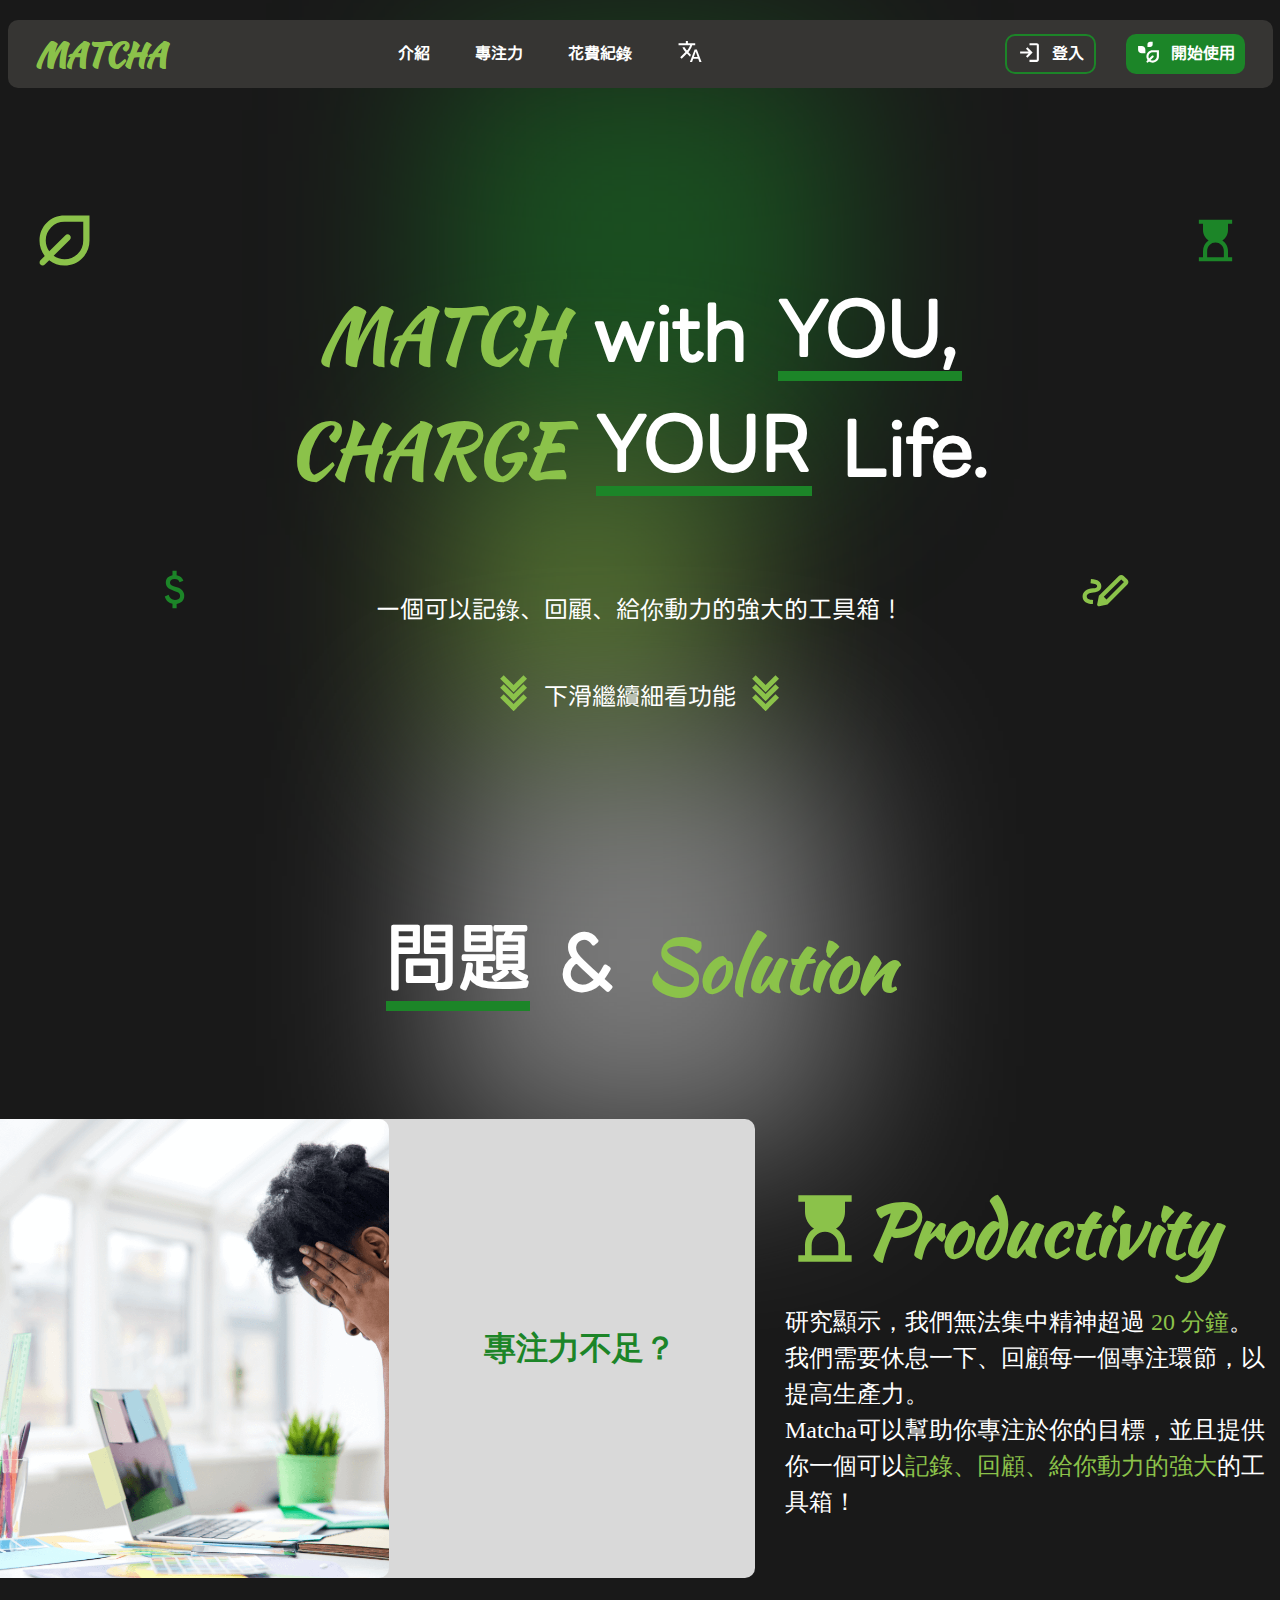
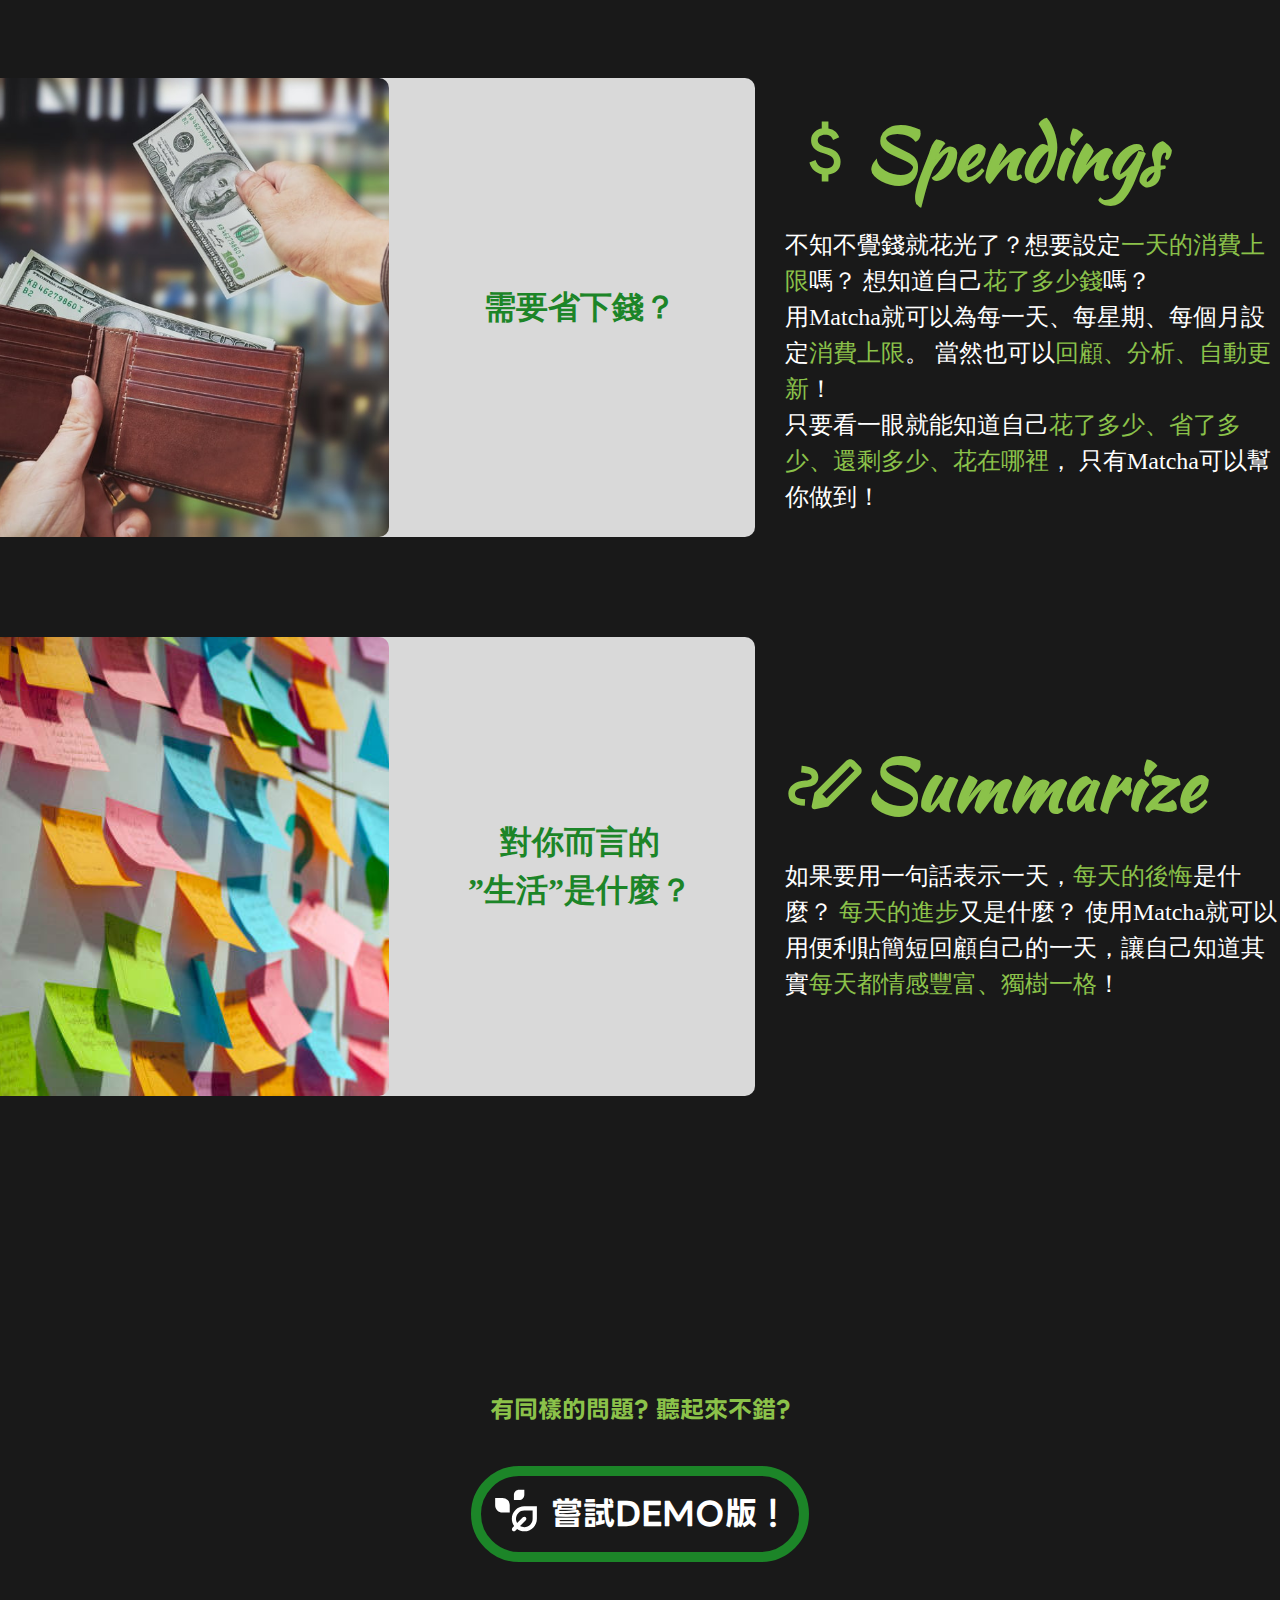
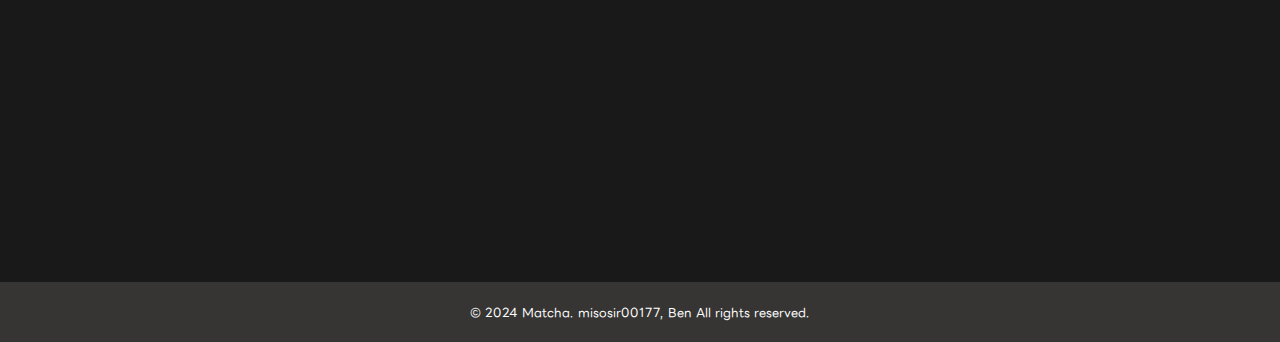
<file: index.html>
<!DOCTYPE html>
<html lang="en">

<head>
    <meta charset="utf-8">
    <meta name="viewport" content="width=device-width, initial-scale=1.0">

    <link rel="preconnect" href="https://fonts.googleapis.com">
    <link rel="preconnect" href="https://fonts.gstatic.com" crossorigin>
    <link
        href="https://fonts.googleapis.com/css2?family=Katibeh&family=Kaushan+Script&family=Noto+Sans:ital,wght@0,100..900;1,100..900&display=swap"
        rel="stylesheet">

    <link rel="stylesheet" href="./css/normalize.css">
    <link rel="stylesheet" href="./css/indexStyle.css">



    <title>Matcha - A powerful tool sets</title>
    <link rel="icon" type="image/x-icon" href="./icon/favicon.ico">
</head>

<body>
    <div class="container">
        <div class="introduction">
            <header class="header">
                <div class="logo-text">
                    <h2>MATCHA</h2>
                </div>
                <div class="header-nav-links">
                    <nav class="nav-links">
                        <a href="#">
                            <h3>介紹</h3>
                        </a>
                        <a href="./html/productivity.html" target="_blank">
                            <h3>專注力</h3>
                        </a>
                        <a href="./html/spendings.html" target="_blank">
                            <h3>花費紀錄</h3>
                        </a>
                        <a href="#" class="translate">
                            <svg xmlns="http://www.w3.org/2000/svg" width="26" height="25" viewBox="0 0 26 25"
                                fill="none">
                                <mask id="mask0_44_1031" style="mask-type:alpha" maskUnits="userSpaceOnUse" x="0" y="0"
                                    width="26" height="25">
                                    <rect x="0.5" width="25" height="25" fill="#D9D9D9" />
                                </mask>
                                <g mask="url(#mask0_44_1031)">
                                    <path
                                        d="M12.8957 22.9168L17.6353 10.4168H19.8228L24.5623 22.9168H22.3748L21.255 19.7397H16.203L15.0832 22.9168H12.8957ZM4.6665 19.7918L3.20817 18.3335L8.46859 13.0731C7.86095 12.4654 7.30973 11.771 6.81494 10.9897C6.32015 10.2085 5.86442 9.32308 5.44775 8.3335H7.63525C7.98248 9.01058 8.3297 9.60086 8.67692 10.1043C9.02414 10.6078 9.44081 11.1113 9.92692 11.6147C10.4998 11.0418 11.0945 10.2389 11.7108 9.20589C12.3271 8.17291 12.7915 7.18766 13.104 6.25016H1.5415V4.16683H8.83317V2.0835H10.9165V4.16683H18.2082V6.25016H15.1873C14.8228 7.50016 14.2759 8.78489 13.5467 10.1043C12.8175 11.4238 12.0971 12.4307 11.3853 13.1252L13.8853 15.6772L13.104 17.8127L9.92692 14.5575L4.6665 19.7918ZM16.854 17.9168H20.604L18.729 12.6043L16.854 17.9168Z"
                                        fill="white" />
                                </g>
                            </svg>
                        </a>
                    </nav>
                </div>
                <div class="login-signup">
                    <a href="#">
                        <div class="btn-login" id="btn">
                            <div class="btn-login-icon">
                                <svg xmlns="http://www.w3.org/2000/svg" width="25" height="25" viewBox="0 0 25 25"
                                    fill="none">
                                    <mask id="mask0_44_1042" style="mask-type:alpha" maskUnits="userSpaceOnUse" x="0"
                                        y="0" width="25" height="25">
                                        <rect width="25" height="25" fill="#D9D9D9" />
                                    </mask>
                                    <g mask="url(#mask0_44_1042)">
                                        <path
                                            d="M12.5 21.875V19.7917H19.7917V5.20833H12.5V3.125H19.7917C20.3646 3.125 20.855 3.32899 21.263 3.73698C21.671 4.14497 21.875 4.63542 21.875 5.20833V19.7917C21.875 20.3646 21.671 20.855 21.263 21.263C20.855 21.671 20.3646 21.875 19.7917 21.875H12.5ZM10.4167 17.7083L8.98438 16.1979L11.6406 13.5417H3.125V11.4583H11.6406L8.98438 8.80208L10.4167 7.29167L15.625 12.5L10.4167 17.7083Z"
                                            fill="white" />
                                    </g>
                                </svg>
                            </div>
                            <h3>登入</h3>
                        </div>
                    </a>
                    <a href="./html/spendings.html" target="_blank">
                        <div class="btn-start" id="btn">
                            <div class="btn-start-icon">
                                <svg xmlns="http://www.w3.org/2000/svg" width="25" height="25" viewBox="0 0 25 25"
                                    fill="none">
                                    <mask id="mask0_44_1047" style="mask-type:alpha" maskUnits="userSpaceOnUse" x="0"
                                        y="0" width="25" height="25">
                                        <rect width="25" height="25" fill="#D9D9D9" />
                                    </mask>
                                    <g mask="url(#mask0_44_1047)">
                                        <path
                                            d="M11.4585 7.03109V4.42692C11.4585 3.69775 11.7102 3.08143 12.2137 2.57796C12.7172 2.07449 13.3335 1.82275 14.0627 1.82275H16.6668V4.42692C16.6668 5.15609 16.4151 5.77241 15.9116 6.27588C15.4081 6.77935 14.7918 7.03109 14.0627 7.03109H11.4585ZM5.72933 13.2811C4.72238 13.2811 3.86301 12.9252 3.1512 12.2134C2.4394 11.5016 2.0835 10.6422 2.0835 9.63525V5.98942H5.72933C6.73627 5.98942 7.59565 6.34532 8.30745 7.05713C9.01926 7.76893 9.37516 8.62831 9.37516 9.63525V13.2811H5.72933ZM16.6668 22.6561C15.9897 22.6561 15.343 22.5519 14.7267 22.3436C14.1104 22.1353 13.5505 21.8488 13.047 21.4842L12.1877 22.3436C11.9967 22.5346 11.7536 22.63 11.4585 22.63C11.1634 22.63 10.9203 22.5346 10.7293 22.3436C10.5384 22.1526 10.4429 21.9096 10.4429 21.6144C10.4429 21.3193 10.5384 21.0762 10.7293 20.8853L11.5887 20.0259C11.2241 19.5224 10.9377 18.9625 10.7293 18.3462C10.521 17.7299 10.4168 17.0832 10.4168 16.4061C10.4168 14.67 11.0245 13.1899 12.2397 11.966C13.455 10.742 14.9307 10.13 16.6668 10.13H22.9429V16.4061C22.9429 18.1422 22.3309 19.6179 21.1069 20.8332C19.883 22.0484 18.4029 22.6561 16.6668 22.6561ZM16.6668 20.5728C17.83 20.5728 18.8109 20.1648 19.6095 19.3488C20.4081 18.5328 20.8075 17.5519 20.8075 16.4061V12.2394H16.6668C15.521 12.2394 14.5401 12.6431 13.7241 13.4504C12.9081 14.2576 12.5002 15.2429 12.5002 16.4061C12.5002 16.8054 12.5479 17.183 12.6434 17.5389C12.7389 17.8948 12.8821 18.229 13.0731 18.5415L15.9377 15.6769C16.1286 15.4859 16.3717 15.3905 16.6668 15.3905C16.962 15.3905 17.205 15.4859 17.396 15.6769C17.587 15.8679 17.6825 16.1109 17.6825 16.4061C17.6825 16.7012 17.587 16.9443 17.396 17.1353L14.5314 19.9998C14.8439 20.1908 15.1781 20.334 15.534 20.4295C15.8899 20.525 16.2675 20.5728 16.6668 20.5728Z"
                                            fill="white" />
                                    </g>
                                </svg>
                            </div>
                            <h3>開始使用</h3>
                        </div>
                    </a>
                </div>
            </header>
            <div class="spread-icons">
                <div class="spread-icons-row1">
                    <svg xmlns="http://www.w3.org/2000/svg" width="51" height="51" viewBox="0 0 51 51" fill="none">
                        <path
                            d="M25.5 50.5C22.5833 50.5 19.8365 50.0438 17.2594 49.1313C14.6802 48.2208 12.3229 46.9323 10.1875 45.2656L5.8125 49.5625C5.23958 50.1354 4.51042 50.4219 3.625 50.4219C2.73958 50.4219 2.01042 50.1354 1.4375 49.5625C0.864584 48.9896 0.578125 48.2604 0.578125 47.375C0.578125 46.4896 0.864584 45.7604 1.4375 45.1875L5.73438 40.8906C4.06771 38.7552 2.77917 36.3854 1.86875 33.7812C0.956251 31.1771 0.5 28.4167 0.5 25.5C0.5 18.5208 2.92187 12.6094 7.76562 7.76562C12.6094 2.92187 18.5208 0.5 25.5 0.5H50.5V25.5C50.5 32.4792 48.0781 38.3906 43.2344 43.2344C38.3906 48.0781 32.4792 50.5 25.5 50.5ZM25.5 44.25C30.7083 44.25 35.1354 42.4271 38.7812 38.7812C42.4271 35.1354 44.25 30.7083 44.25 25.5V6.75H25.5C20.2917 6.75 15.8646 8.57292 12.2188 12.2188C8.57292 15.8646 6.75 20.2917 6.75 25.5C6.75 27.5312 7.0625 29.4708 7.6875 31.3187C8.3125 33.1687 9.17188 34.849 10.2656 36.3594L26.4375 20.1875C27.0104 19.6146 27.7396 19.3281 28.625 19.3281C29.5104 19.3281 30.2396 19.6146 30.8125 20.1875C31.4375 20.8125 31.75 21.5542 31.75 22.4125C31.75 23.2729 31.4375 24.0156 30.8125 24.6406L14.6406 40.8125C16.151 41.9062 17.8302 42.7521 19.6781 43.35C21.5281 43.95 23.4688 44.25 25.5 44.25Z"
                            fill="#8BC24A" />
                    </svg>
                    <svg xmlns="http://www.w3.org/2000/svg" width="51" height="51" viewBox="0 0 51 51" fill="none">
                        <mask id="mask0_44_1008" style="mask-type:alpha" maskUnits="userSpaceOnUse" x="0" y="0"
                            width="51" height="51">
                            <rect x="0.5" y="0.5" width="50" height="50" fill="#D9D9D9" />
                        </mask>
                        <g mask="url(#mask0_44_1008)">
                            <path
                                d="M17.1668 42.1665H33.8335V35.9165C33.8335 33.6248 33.0175 31.663 31.3856 30.0311C29.7536 28.3991 27.7918 27.5832 25.5002 27.5832C23.2085 27.5832 21.2467 28.3991 19.6147 30.0311C17.9828 31.663 17.1668 33.6248 17.1668 35.9165V42.1665ZM8.8335 46.3332V42.1665H13.0002V35.9165C13.0002 33.7985 13.495 31.8106 14.4845 29.953C15.4741 28.0953 16.8543 26.611 18.6252 25.4998C16.8543 24.3887 15.4741 22.9044 14.4845 21.0467C13.495 19.1891 13.0002 17.2012 13.0002 15.0832V8.83317H8.8335V4.6665H42.1668V8.83317H38.0002V15.0832C38.0002 17.2012 37.5054 19.1891 36.5158 21.0467C35.5262 22.9044 34.146 24.3887 32.3752 25.4998C34.146 26.611 35.5262 28.0953 36.5158 29.953C37.5054 31.8106 38.0002 33.7985 38.0002 35.9165V42.1665H42.1668V46.3332H8.8335Z"
                                fill="#1C8528" />
                        </g>
                    </svg>
                </div>
                <div class="spread-icons-row2">
                    <svg xmlns="http://www.w3.org/2000/svg" width="51" height="51" viewBox="0 0 51 51" fill="none">
                        <mask id="mask0_44_1005" style="mask-type:alpha" maskUnits="userSpaceOnUse" x="0" y="0"
                            width="51" height="51">
                            <rect x="0.5" y="0.5" width="50" height="50" fill="#D9D9D9" />
                        </mask>
                        <g mask="url(#mask0_44_1005)">
                            <path
                                d="M23.4686 44.25V39.7708C21.6283 39.3542 20.0398 38.5556 18.703 37.375C17.3662 36.1944 16.3853 34.5278 15.7603 32.375L19.6144 30.8125C20.1353 32.4792 20.9078 33.7465 21.9321 34.6146C22.9564 35.4826 24.3019 35.9167 25.9686 35.9167C27.3922 35.9167 28.5988 35.5955 29.5884 34.9531C30.578 34.3108 31.0728 33.3125 31.0728 31.9583C31.0728 30.7431 30.6908 29.7795 29.9269 29.0677C29.163 28.3559 27.3922 27.5486 24.6144 26.6458C21.6283 25.7083 19.5797 24.5885 18.4686 23.2865C17.3575 21.9844 16.8019 20.3958 16.8019 18.5208C16.8019 16.2639 17.5311 14.5104 18.9894 13.2604C20.4478 12.0104 21.9408 11.2986 23.4686 11.125V6.75H27.6353V11.125C29.3714 11.4028 30.8037 12.0365 31.9321 13.026C33.0606 14.0156 33.8853 15.2222 34.4061 16.6458L30.5519 18.3125C30.1353 17.2014 29.545 16.3681 28.7811 15.8125C28.0172 15.2569 26.9755 14.9792 25.6561 14.9792C24.1283 14.9792 22.9651 15.3177 22.1665 15.9948C21.3679 16.6719 20.9686 17.5139 20.9686 18.5208C20.9686 19.6667 21.4894 20.5694 22.5311 21.2292C23.5728 21.8889 25.3783 22.5833 27.9478 23.3125C30.3436 24.0069 32.1578 25.1094 33.3905 26.6198C34.6231 28.1302 35.2394 29.875 35.2394 31.8542C35.2394 34.3194 34.5103 36.1944 33.0519 37.4792C31.5936 38.7639 29.788 39.5625 27.6353 39.875V44.25H23.4686Z"
                                fill="#1C8528" />
                        </g>
                    </svg>
                    <svg xmlns="http://www.w3.org/2000/svg" width="51" height="51" viewBox="0 0 51 51" fill="none">
                        <mask id="mask0_44_1002" style="mask-type:alpha" maskUnits="userSpaceOnUse" x="0" y="0"
                            width="51" height="51">
                            <rect x="0.5" y="0.5" width="50" height="50" fill="#D9D9D9" />
                        </mask>
                        <g mask="url(#mask0_44_1002)">
                            <path
                                d="M26.4897 35.5522L43.9377 18.1042L41.2293 15.3959L23.7814 32.8438L26.4897 35.5522ZM12.896 40.0834C9.42377 39.9098 6.83697 39.1806 5.13558 37.8959C3.43419 36.6112 2.5835 34.7536 2.5835 32.323C2.5835 30.0661 3.51232 28.2345 5.36995 26.8282C7.22759 25.422 9.80572 24.5799 13.1043 24.3022C14.4585 24.198 15.4741 23.981 16.1512 23.6511C16.8283 23.3213 17.1668 22.8612 17.1668 22.2709C17.1668 21.3681 16.6547 20.6911 15.6304 20.2397C14.6061 19.7883 12.9134 19.4584 10.5522 19.2501L10.9168 15.0834C14.4932 15.3612 17.1234 16.0817 18.8075 17.2449C20.4915 18.4081 21.3335 20.0834 21.3335 22.2709C21.3335 24.1112 20.6651 25.5522 19.3283 26.5938C17.9915 27.6355 16.021 28.2605 13.4168 28.4688C11.1946 28.6424 9.52794 29.0504 8.41683 29.6928C7.30572 30.3351 6.75016 31.2119 6.75016 32.323C6.75016 33.5383 7.23627 34.415 8.2085 34.9532C9.18072 35.4914 10.8127 35.8126 13.1043 35.9167L12.896 40.0834ZM27.4793 40.448L18.8856 31.8542L38.7814 11.9584C39.4759 11.264 40.3005 10.9167 41.2554 10.9167C42.2102 10.9167 43.0349 11.264 43.7293 11.9584L47.3752 15.6042C48.0696 16.2987 48.4168 17.1233 48.4168 18.0782C48.4168 19.0331 48.0696 19.8577 47.3752 20.5522L27.4793 40.448ZM19.1981 42.1667C18.6078 42.3056 18.087 42.1494 17.6356 41.698C17.1842 41.2466 17.0279 40.7258 17.1668 40.1355L18.8856 31.8542L27.4793 40.448L19.1981 42.1667Z"
                                fill="#8BC24A" />
                        </g>
                    </svg>
                </div>
            </div>

            <div class="intro">
                <div class="slogan">
                    <div class="slogan">
                        <div class="slogan-1">
                            <h1 class="matcha-h1-grad">MATCH</h1>
                            <h1>with</h1>
                            <h1 class="underlined-h1">YOU,</h1>
                        </div>
                        <div class="slogan-2">
                            <h1 class="matcha-h1-grad">CHARGE</h1>
                            <h1 class="underlined-h1">YOUR</h1>
                            <h1>Life.</h1>
                        </div>
                    </div>
                </div>
                <div class="intro-description">
                    <p>一個可以記錄、回顧、給你動力的強大的工具箱！</p>
                </div>
                <div class="scroll-down-sign">
                    <div class="arrow">
                        <span></span>
                        <span></span>
                        <span></span>
                    </div>
                    <div class="scroll-down-text">
                        <p>下滑繼續細看功能</p>
                    </div>
                    <div class="arrow">
                        <span></span>
                        <span></span>
                        <span></span>
                    </div>
                </div>
            </div>
            <div class="gradient">
                <div class="absolute inset-0 justtify-center">
                    <div class="bg-shape1 bg-teal opacity-50 bg-blur"></div>
                    <div class="bg-shape2 bg-primary opacity-50 bg-blur"></div>
                    <div class="bg-shape1 bg-grey opacity-50 bg-blur"></div>
                </div>
            </div>
        </div>
        <div class="main-content-container">
            <div class="problem-sol-header">
                <h1 class="underlined-h1">問題</h1>
                <h1>&</h1>
                <h1 class="matcha-h1">Solution</h1>
            </div>
            <div class="problem-sol-container">
                <div class="problem-sol">
                    <div class="problem-card">
                        <div class="card-img">
                            <img src="./img/productivity.png" alt="productivity">
                        </div>
                        <div class="card-text">
                            <h2>專注力不足？</h2>
                        </div>
                    </div>
                    <div class="sol-description">
                        <div class="sol-header">
                            <div class="sol-header-icon">
                                <svg xmlns="http://www.w3.org/2000/svg" width="80" height="81" viewBox="0 0 80 81"
                                    fill="none">
                                    <mask id="mask0_44_948" style="mask-type:alpha" maskUnits="userSpaceOnUse" x="0"
                                        y="0" width="80" height="81">
                                        <rect y="0.5" width="80" height="80" fill="#D9D9D9" />
                                    </mask>
                                    <g mask="url(#mask0_44_948)">
                                        <path
                                            d="M26.6668 67.1667H53.3335V57.1667C53.3335 53.5001 52.0279 50.3612 49.4168 47.7501C46.8057 45.139 43.6668 43.8334 40.0002 43.8334C36.3335 43.8334 33.1946 45.139 30.5835 47.7501C27.9724 50.3612 26.6668 53.5001 26.6668 57.1667V67.1667ZM13.3335 73.8334V67.1667H20.0002V57.1667C20.0002 53.7779 20.7918 50.5973 22.3752 47.6251C23.9585 44.6529 26.1668 42.2779 29.0002 40.5001C26.1668 38.7223 23.9585 36.3473 22.3752 33.3751C20.7918 30.4029 20.0002 27.2223 20.0002 23.8334V13.8334H13.3335V7.16675H66.6668V13.8334H60.0002V23.8334C60.0002 27.2223 59.2085 30.4029 57.6252 33.3751C56.0418 36.3473 53.8335 38.7223 51.0002 40.5001C53.8335 42.2779 56.0418 44.6529 57.6252 47.6251C59.2085 50.5973 60.0002 53.7779 60.0002 57.1667V67.1667H66.6668V73.8334H13.3335Z"
                                            fill="#8BC24A" />
                                    </g>
                                </svg>
                            </div>
                            <h2>Productivity</h2>
                        </div>
                        <p>研究顯示，我們無法集中精神超過 <span>20
                                分鐘</span>。<br>
                            我們需要休息一下、回顧每一個專注環節，以提高生產力。<br>
                            Matcha可以幫助你專注於你的目標，並且提供你一個可以<span>記錄、回顧、給你動力的強大</span>的工具箱！
                        </p>
                    </div>
                </div>
                <div class="problem-sol">
                    <div class="problem-card">
                        <div class="card-img">
                            <img src="./img/Spendings.png" alt="productivity">

                        </div>
                        <div class="card-text">
                            <h2>需要省下錢？</h2>
                        </div>
                    </div>
                    <div class="sol-description">
                        <div class="sol-header">
                            <div class="sol-header-icon">
                                <svg xmlns="http://www.w3.org/2000/svg" width="80" height="81" viewBox="0 0 80 81"
                                    fill="none">
                                    <mask id="mask0_44_962" style="mask-type:alpha" maskUnits="userSpaceOnUse" x="0"
                                        y="0" width="80" height="81">
                                        <rect y="0.5" width="80" height="80" fill="#D9D9D9" />
                                    </mask>
                                    <g mask="url(#mask0_44_962)">
                                        <path
                                            d="M36.7498 70.5V63.3333C33.8054 62.6667 31.2637 61.3889 29.1248 59.5C26.9859 57.6111 25.4165 54.9444 24.4165 51.5L30.5832 49C31.4165 51.6667 32.6526 53.6944 34.2915 55.0833C35.9304 56.4722 38.0832 57.1667 40.7498 57.1667C43.0276 57.1667 44.9582 56.6528 46.5415 55.625C48.1248 54.5972 48.9165 53 48.9165 50.8333C48.9165 48.8889 48.3054 47.3472 47.0832 46.2083C45.8609 45.0694 43.0276 43.7778 38.5832 42.3333C33.8054 40.8333 30.5276 39.0417 28.7498 36.9583C26.9721 34.875 26.0832 32.3333 26.0832 29.3333C26.0832 25.7222 27.2498 22.9167 29.5832 20.9167C31.9165 18.9167 34.3054 17.7778 36.7498 17.5V10.5H43.4165V17.5C46.1943 17.9444 48.4859 18.9583 50.2915 20.5417C52.0971 22.125 53.4165 24.0556 54.2498 26.3333L48.0832 29C47.4165 27.2222 46.4721 25.8889 45.2498 25C44.0276 24.1111 42.3609 23.6667 40.2498 23.6667C37.8054 23.6667 35.9443 24.2083 34.6665 25.2917C33.3887 26.375 32.7498 27.7222 32.7498 29.3333C32.7498 31.1667 33.5832 32.6111 35.2498 33.6667C36.9165 34.7222 39.8054 35.8333 43.9165 37C47.7498 38.1111 50.6526 39.875 52.6248 42.2917C54.5971 44.7083 55.5832 47.5 55.5832 50.6667C55.5832 54.6111 54.4165 57.6111 52.0832 59.6667C49.7498 61.7222 46.8609 63 43.4165 63.5V70.5H36.7498Z"
                                            fill="#8BC24A" />
                                    </g>
                                </svg>
                            </div>
                            <h2>Spendings</h2>
                        </div>
                        <p>不知不覺錢就花光了？想要設定<span>一天的消費上限</span>嗎？
                            想知道自己<span>花了多少錢</span>嗎？<br>
                            用Matcha就可以為每一天、每星期、每個月設定<span>消費上限</span>。
                            當然也可以<span>回顧、分析、自動更新</span>！<br>
                            只要看一眼就能知道自己<span>花了多少、省了多少、還剩多少、花在哪裡</span>，
                            只有Matcha可以幫你做到！
                        </p>
                    </div>
                </div>
                <div class="problem-sol">
                    <div class="problem-card">
                        <div class="card-img">
                            <img src="./img/Summarize.png" alt="productivity">
                        </div>
                        <div class="card-text">
                            <h2>對你而言的<br>”生活”是什麼？</h2>
                        </div>
                    </div>
                    <div class="sol-description">
                        <div class="sol-header">
                            <div class="sol-header-icon">
                                <svg xmlns="http://www.w3.org/2000/svg" width="80" height="81" viewBox="0 0 80 81"
                                    fill="none">
                                    <mask id="mask0_44_976" style="mask-type:alpha" maskUnits="userSpaceOnUse" x="0"
                                        y="0" width="80" height="81">
                                        <rect y="0.5" width="80" height="80" fill="#D9D9D9" />
                                    </mask>
                                    <g mask="url(#mask0_44_976)">
                                        <path
                                            d="M41.5835 56.5834L69.5002 28.6667L65.1668 24.3334L37.2502 52.2501L41.5835 56.5834ZM19.8335 63.8334C14.2779 63.5556 10.1391 62.389 7.41683 60.3334C4.69461 58.2779 3.3335 55.3056 3.3335 51.4168C3.3335 47.8056 4.81961 44.8751 7.79183 42.6251C10.7641 40.3751 14.8891 39.0279 20.1668 38.5834C22.3335 38.4167 23.9585 38.0695 25.0418 37.5417C26.1252 37.014 26.6668 36.2779 26.6668 35.3334C26.6668 33.889 25.8474 32.8056 24.2085 32.0834C22.5696 31.3612 19.8613 30.8334 16.0835 30.5001L16.6668 23.8334C22.3891 24.2779 26.5974 25.4306 29.2918 27.2917C31.9863 29.1529 33.3335 31.8334 33.3335 35.3334C33.3335 38.2779 32.2641 40.5834 30.1252 42.2501C27.9863 43.9167 24.8335 44.9167 20.6668 45.2501C17.1113 45.5279 14.4446 46.1806 12.6668 47.2084C10.8891 48.2362 10.0002 49.639 10.0002 51.4168C10.0002 53.3612 10.7779 54.764 12.3335 55.6251C13.8891 56.4862 16.5002 57.0001 20.1668 57.1667L19.8335 63.8334ZM43.1668 64.4168L29.4168 50.6668L61.2502 18.8334C62.3613 17.7223 63.6807 17.1667 65.2085 17.1667C66.7363 17.1667 68.0557 17.7223 69.1668 18.8334L75.0002 24.6667C76.1113 25.7779 76.6668 27.0973 76.6668 28.6251C76.6668 30.1529 76.1113 31.4723 75.0002 32.5834L43.1668 64.4168ZM29.9168 67.1668C28.9724 67.389 28.1391 67.139 27.4168 66.4168C26.6946 65.6945 26.4446 64.8612 26.6668 63.9168L29.4168 50.6668L43.1668 64.4168L29.9168 67.1668Z"
                                            fill="#8BC24A" />
                                    </g>
                                </svg>
                            </div>
                            <h2>Summarize</h2>
                        </div>
                        <p>如果要用一句話表示一天，<span>每天的後悔</span>是什麼？
                            <span>每天的進步</span>又是什麼？
                            使用Matcha就可以用便利貼簡短回顧自己的一天，讓自己知道其實<span>每天都情感豐富、獨樹一格</span>！
                        </p>
                    </div>
                </div>
            </div>
            <div class="demo-matcha">
                <h2 class="sounds-great">有同樣的問題? 聽起來不錯?</h2>
                <a href="./html/spendings.html" target="_blank">
                    <div class="btn-tryDemo" id="big-btn">
                        <div class="btn-tryDemo-icon">
                            <svg xmlns="http://www.w3.org/2000/svg" width="50" height="50" viewBox="0 0 50 50"
                                fill="none">
                                <mask id="mask0_44_935" style="mask-type:alpha" maskUnits="userSpaceOnUse" x="0" y="0"
                                    width="50" height="50">
                                    <rect width="50" height="50" fill="#D9D9D9" />
                                </mask>
                                <g mask="url(#mask0_44_935)">
                                    <path
                                        d="M22.9165 14.0627V8.85433C22.9165 7.396 23.42 6.16336 24.4269 5.15641C25.4339 4.14947 26.6665 3.646 28.1248 3.646H33.3332V8.85433C33.3332 10.3127 32.8297 11.5453 31.8228 12.5522C30.8158 13.5592 29.5832 14.0627 28.1248 14.0627H22.9165ZM11.4582 26.5627C9.44428 26.5627 7.72553 25.8509 6.30192 24.4272C4.87831 23.0036 4.1665 21.2849 4.1665 19.271V11.9793H11.4582C13.4721 11.9793 15.1908 12.6911 16.6144 14.1147C18.038 15.5384 18.7498 17.2571 18.7498 19.271V26.5627H11.4582ZM33.3332 45.3127C31.979 45.3127 30.6856 45.1043 29.453 44.6877C28.2203 44.271 27.1005 43.6981 26.0936 42.9689L24.3748 44.6877C23.9929 45.0696 23.5068 45.2606 22.9165 45.2606C22.3262 45.2606 21.8401 45.0696 21.4582 44.6877C21.0762 44.3057 20.8853 43.8196 20.8853 43.2293C20.8853 42.6391 21.0762 42.1529 21.4582 41.771L23.1769 40.0522C22.4478 39.0453 21.8748 37.9255 21.4582 36.6929C21.0415 35.4602 20.8332 34.1668 20.8332 32.8127C20.8332 29.3404 22.0484 26.3804 24.479 23.9325C26.9096 21.4845 29.8609 20.2606 33.3332 20.2606H45.8853V32.8127C45.8853 36.2849 44.6613 39.2363 42.2134 41.6668C39.7655 44.0974 36.8054 45.3127 33.3332 45.3127ZM33.3332 41.146C35.6596 41.146 37.6214 40.33 39.2186 38.6981C40.8158 37.0661 41.6144 35.1043 41.6144 32.8127V24.4793H33.3332C31.0415 24.4793 29.0797 25.2866 27.4478 26.9012C25.8158 28.5158 24.9998 30.4863 24.9998 32.8127C24.9998 33.6113 25.0953 34.3665 25.2863 35.0783C25.4773 35.7901 25.7637 36.4585 26.1457 37.0835L31.8748 31.3543C32.2568 30.9724 32.7429 30.7814 33.3332 30.7814C33.9234 30.7814 34.4096 30.9724 34.7915 31.3543C35.1734 31.7363 35.3644 32.2224 35.3644 32.8127C35.3644 33.4029 35.1734 33.8891 34.7915 34.271L29.0623 40.0002C29.6873 40.3821 30.3557 40.6686 31.0675 40.8595C31.7794 41.0505 32.5346 41.146 33.3332 41.146Z"
                                        fill="white" />
                                </g>
                            </svg>
                        </div>
                        <h2>嘗試DEMO版！</h2>
                    </div>
                </a>
            </div>
        </div>
        <footer class="footer">
            <p>© 2024 Matcha. misosir00177, Ben All rights reserved.</p>
        </footer>

    </div>
</body>

</html>
</file>
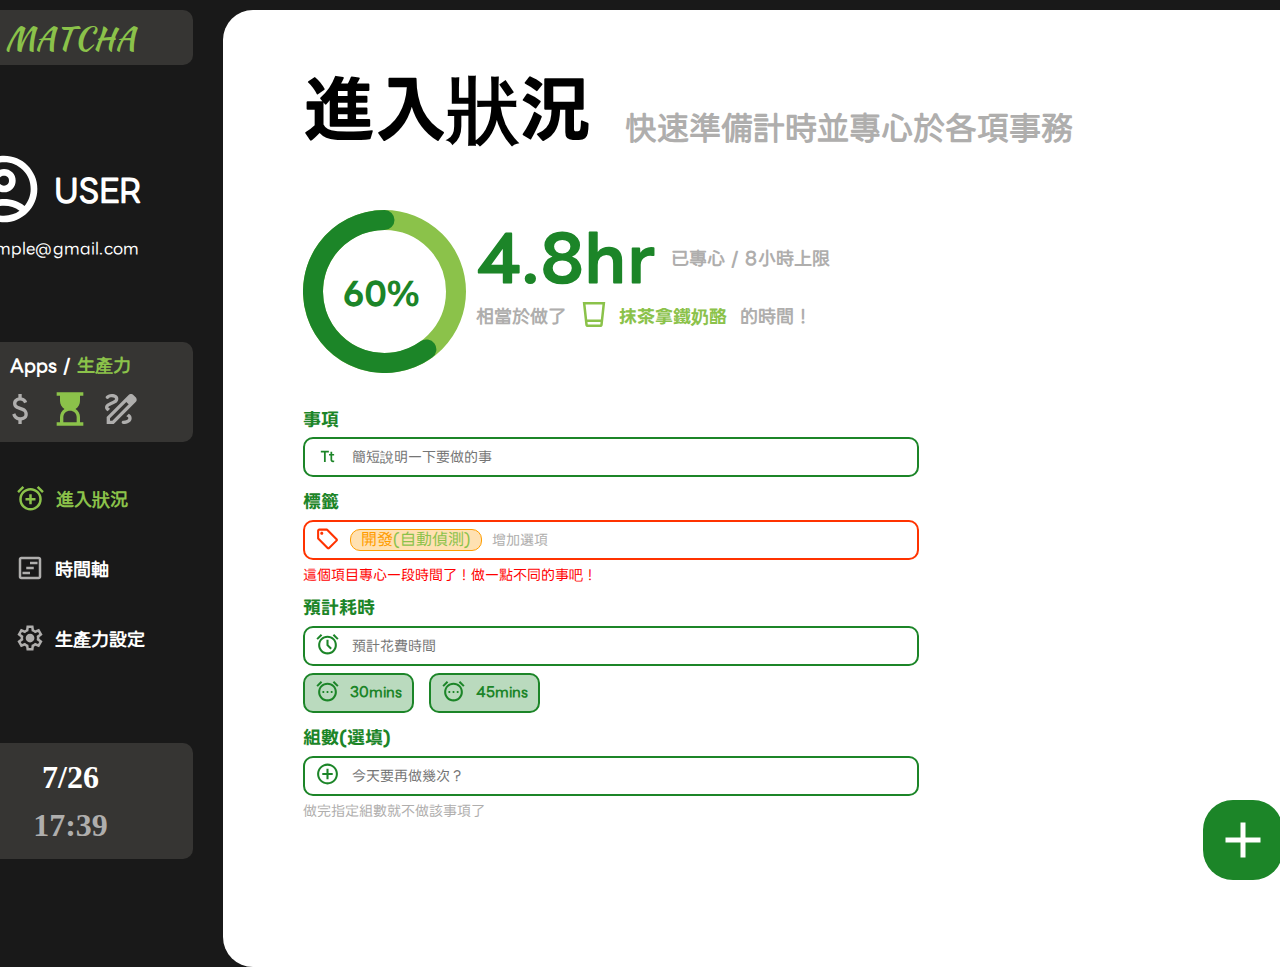
<file: html/productivity.html>
<!DOCTYPE html>
<html lang="en">

<head>
    <meta charset="utf-8">
    <meta name="viewport" content="width=device-width, initial-scale=1.0">

    <link rel="preconnect" href="https://fonts.googleapis.com">
    <link rel="preconnect" href="https://fonts.gstatic.com" crossorigin>
    <link
        href="https://fonts.googleapis.com/css2?family=Katibeh&family=Kaushan+Script&family=Noto+Sans:ital,wght@0,100..900;1,100..900&display=swap"
        rel="stylesheet">

    <link rel="stylesheet" href="../css/normalize.css">
    <link rel="stylesheet" href="../css/productivityStyle.css">

    <script src="../js/timeProcess.js"></script>

    <title>Spendings</title>
</head>

<body>
    <div class="all-content-alignment">
        <div class="container">
            <div class="left-nav-bar">
                <div class="matcha-header">
                    <a href="../index.html">
                        MATCHA
                    </a>
                </div>
                <div class="account">
                    <div class="account-header">
                        <div class="account-icon">
                            <svg xmlns="http://www.w3.org/2000/svg" width="80" height="80" viewBox="0 0 80 80"
                                fill="none">
                                <mask id="mask0_18_827" style="mask-type:alpha" maskUnits="userSpaceOnUse" x="0" y="0"
                                    width="80" height="80">
                                    <rect width="80" height="80" fill="#D9D9D9" />
                                </mask>
                                <g mask="url(#mask0_18_827)">
                                    <path
                                        d="M19.4998 56.9998C22.3332 54.8332 25.4998 53.1248 28.9998 51.8748C32.4998 50.6248 36.1665 49.9998 39.9998 49.9998C43.8332 49.9998 47.4998 50.6248 50.9998 51.8748C54.4998 53.1248 57.6665 54.8332 60.4998 56.9998C62.4443 54.7221 63.9582 52.1387 65.0415 49.2498C66.1248 46.361 66.6665 43.2776 66.6665 39.9998C66.6665 32.6109 64.0693 26.3193 58.8748 21.1248C53.6804 15.9304 47.3887 13.3332 39.9998 13.3332C32.6109 13.3332 26.3193 15.9304 21.1248 21.1248C15.9304 26.3193 13.3332 32.6109 13.3332 39.9998C13.3332 43.2776 13.8748 46.361 14.9582 49.2498C16.0415 52.1387 17.5554 54.7221 19.4998 56.9998ZM39.9998 43.3332C36.7221 43.3332 33.9582 42.2082 31.7082 39.9582C29.4582 37.7082 28.3332 34.9443 28.3332 31.6665C28.3332 28.3887 29.4582 25.6248 31.7082 23.3748C33.9582 21.1248 36.7221 19.9998 39.9998 19.9998C43.2776 19.9998 46.0415 21.1248 48.2915 23.3748C50.5415 25.6248 51.6665 28.3887 51.6665 31.6665C51.6665 34.9443 50.5415 37.7082 48.2915 39.9582C46.0415 42.2082 43.2776 43.3332 39.9998 43.3332ZM39.9998 73.3332C35.3887 73.3332 31.0554 72.4582 26.9998 70.7082C22.9443 68.9582 19.4165 66.5832 16.4165 63.5832C13.4165 60.5832 11.0415 57.0554 9.2915 52.9998C7.5415 48.9443 6.6665 44.6109 6.6665 39.9998C6.6665 35.3887 7.5415 31.0554 9.2915 26.9998C11.0415 22.9443 13.4165 19.4165 16.4165 16.4165C19.4165 13.4165 22.9443 11.0415 26.9998 9.2915C31.0554 7.5415 35.3887 6.6665 39.9998 6.6665C44.6109 6.6665 48.9443 7.5415 52.9998 9.2915C57.0554 11.0415 60.5832 13.4165 63.5832 16.4165C66.5832 19.4165 68.9582 22.9443 70.7082 26.9998C72.4582 31.0554 73.3332 35.3887 73.3332 39.9998C73.3332 44.6109 72.4582 48.9443 70.7082 52.9998C68.9582 57.0554 66.5832 60.5832 63.5832 63.5832C60.5832 66.5832 57.0554 68.9582 52.9998 70.7082C48.9443 72.4582 44.6109 73.3332 39.9998 73.3332ZM39.9998 66.6665C42.9443 66.6665 45.7221 66.236 48.3332 65.3748C50.9443 64.5137 53.3332 63.2776 55.4998 61.6665C53.3332 60.0554 50.9443 58.8193 48.3332 57.9582C45.7221 57.0971 42.9443 56.6665 39.9998 56.6665C37.0554 56.6665 34.2776 57.0971 31.6665 57.9582C29.0554 58.8193 26.6665 60.0554 24.4998 61.6665C26.6665 63.2776 29.0554 64.5137 31.6665 65.3748C34.2776 66.236 37.0554 66.6665 39.9998 66.6665ZM39.9998 36.6665C41.4443 36.6665 42.6387 36.1943 43.5832 35.2498C44.5276 34.3054 44.9998 33.1109 44.9998 31.6665C44.9998 30.2221 44.5276 29.0276 43.5832 28.0832C42.6387 27.1387 41.4443 26.6665 39.9998 26.6665C38.5554 26.6665 37.3609 27.1387 36.4165 28.0832C35.4721 29.0276 34.9998 30.2221 34.9998 31.6665C34.9998 33.1109 35.4721 34.3054 36.4165 35.2498C37.3609 36.1943 38.5554 36.6665 39.9998 36.6665Z"
                                        fill="white" />
                                </g>
                            </svg>
                        </div>
                        <h3>USER</h3>
                    </div>
                    <p>example@gmail.com</p>
                </div>
                <div class="main-control">
                    <div class="apps">
                        <div class="apps-header">
                            <h4>Apps / <span>生產力</span></h4>
                        </div>
                        <div class="apps-content">
                            <div class="apps-spendings">
                                <a href="../html/spendings.html">
                                    <svg xmlns="http://www.w3.org/2000/svg" width="40" height="40" viewBox="0 0 40 40"
                                        fill="none">
                                        <mask id="mask0_88_219" style="mask-type:alpha" maskUnits="userSpaceOnUse" x="0"
                                            y="0" width="40" height="40">
                                            <rect width="40" height="40" fill="#D9D9D9" />
                                        </mask>
                                        <g mask="url(#mask0_88_219)">
                                            <path
                                                d="M18.3752 35V31.4167C16.9029 31.0833 15.6321 30.4444 14.5627 29.5C13.4932 28.5556 12.7085 27.2222 12.2085 25.5L15.2918 24.25C15.7085 25.5833 16.3266 26.5972 17.146 27.2917C17.9654 27.9861 19.0418 28.3333 20.3752 28.3333C21.5141 28.3333 22.4793 28.0764 23.271 27.5625C24.0627 27.0486 24.4585 26.25 24.4585 25.1667C24.4585 24.1944 24.1529 23.4236 23.5418 22.8542C22.9307 22.2847 21.5141 21.6389 19.2918 20.9167C16.9029 20.1667 15.2641 19.2708 14.3752 18.2292C13.4863 17.1875 13.0418 15.9167 13.0418 14.4167C13.0418 12.6111 13.6252 11.2083 14.7918 10.2083C15.9585 9.20833 17.1529 8.63889 18.3752 8.5V5H21.7085V8.5C23.0974 8.72222 24.2432 9.22917 25.146 10.0208C26.0488 10.8125 26.7085 11.7778 27.1252 12.9167L24.0418 14.25C23.7085 13.3611 23.2363 12.6944 22.6252 12.25C22.0141 11.8056 21.1807 11.5833 20.1252 11.5833C18.9029 11.5833 17.9724 11.8542 17.3335 12.3958C16.6946 12.9375 16.3752 13.6111 16.3752 14.4167C16.3752 15.3333 16.7918 16.0556 17.6252 16.5833C18.4585 17.1111 19.9029 17.6667 21.9585 18.25C23.8752 18.8056 25.3266 19.6875 26.3127 20.8958C27.2988 22.1042 27.7918 23.5 27.7918 25.0833C27.7918 27.0556 27.2085 28.5556 26.0418 29.5833C24.8752 30.6111 23.4307 31.25 21.7085 31.5V35H18.3752Z"
                                                fill="#AFAEAD" />
                                        </g>
                                    </svg>
                                </a>
                            </div>
                            <div class="apps-productivity">
                                <a href="../html/productivity.html">
                                    <svg xmlns="http://www.w3.org/2000/svg" width="40" height="40" viewBox="0 0 40 40"
                                        fill="none">
                                        <mask id="mask0_88_222" style="mask-type:alpha" maskUnits="userSpaceOnUse" x="0"
                                            y="0" width="40" height="40">
                                            <rect width="40" height="40" fill="#D9D9D9" />
                                        </mask>
                                        <g mask="url(#mask0_88_222)">
                                            <path
                                                d="M13.3332 33.3333H26.6665V28.3333C26.6665 26.4999 26.0137 24.9305 24.7082 23.6249C23.4026 22.3194 21.8332 21.6666 19.9998 21.6666C18.1665 21.6666 16.5971 22.3194 15.2915 23.6249C13.9859 24.9305 13.3332 26.4999 13.3332 28.3333V33.3333ZM6.6665 36.6666V33.3333H9.99984V28.3333C9.99984 26.6388 10.3957 25.0485 11.1873 23.5624C11.979 22.0763 13.0832 20.8888 14.4998 19.9999C13.0832 19.111 11.979 17.9235 11.1873 16.4374C10.3957 14.9513 9.99984 13.361 9.99984 11.6666V6.66659H6.6665V3.33325H33.3332V6.66659H29.9998V11.6666C29.9998 13.361 29.604 14.9513 28.8123 16.4374C28.0207 17.9235 26.9165 19.111 25.4998 19.9999C26.9165 20.8888 28.0207 22.0763 28.8123 23.5624C29.604 25.0485 29.9998 26.6388 29.9998 28.3333V33.3333H33.3332V36.6666H6.6665Z"
                                                fill="#8BC24A" />
                                        </g>
                                    </svg>
                                </a>
                            </div>
                            <div class="apps-logging">
                                <svg xmlns="http://www.w3.org/2000/svg" width="40" height="40" viewBox="0 0 40 40"
                                    fill="none">
                                    <mask id="mask0_18_788" style="mask-type:alpha" maskUnits="userSpaceOnUse" x="0"
                                        y="0" width="40" height="40">
                                        <rect width="40" height="40" fill="#D9D9D9" />
                                    </mask>
                                    <g mask="url(#mask0_18_788)">
                                        <path
                                            d="M6.66667 35V27.9167L28.625 6C28.9583 5.66667 29.3333 5.41667 29.75 5.25C30.1667 5.08333 30.5833 5 31 5C31.4444 5 31.8681 5.08333 32.2708 5.25C32.6736 5.41667 33.0278 5.66667 33.3333 6L35.6667 8.33333C36 8.63889 36.25 8.99306 36.4167 9.39583C36.5833 9.79861 36.6667 10.2222 36.6667 10.6667C36.6667 11.0833 36.5833 11.5 36.4167 11.9167C36.25 12.3333 36 12.7083 35.6667 13.0417L13.75 35H6.66667ZM10 31.6667H12.3333L28.7083 15.3333L27.5417 14.125L26.3333 12.9583L10 29.3333V31.6667ZM27.5417 14.125L26.3333 12.9583L28.7083 15.3333L27.5417 14.125ZM23.3333 35C25.3889 35 27.2917 34.4861 29.0417 33.4583C30.7917 32.4306 31.6667 31 31.6667 29.1667C31.6667 28.1667 31.4028 27.3056 30.875 26.5833C30.3472 25.8611 29.6389 25.2361 28.75 24.7083L26.2917 27.1667C26.9306 27.4444 27.4306 27.75 27.7917 28.0833C28.1528 28.4167 28.3333 28.7778 28.3333 29.1667C28.3333 29.8056 27.8264 30.3819 26.8125 30.8958C25.7986 31.4097 24.6389 31.6667 23.3333 31.6667C22.8611 31.6667 22.4653 31.8264 22.1458 32.1458C21.8264 32.4653 21.6667 32.8611 21.6667 33.3333C21.6667 33.8056 21.8264 34.2014 22.1458 34.5208C22.4653 34.8403 22.8611 35 23.3333 35ZM7.625 22.25L10.125 19.75C9.56944 19.5278 9.13194 19.2986 8.8125 19.0625C8.49306 18.8264 8.33333 18.5833 8.33333 18.3333C8.33333 18 8.58333 17.6667 9.08333 17.3333C9.58333 17 10.6389 16.4861 12.25 15.7917C14.6944 14.7361 16.3194 13.7778 17.125 12.9167C17.9306 12.0556 18.3333 11.0833 18.3333 10C18.3333 8.47222 17.7222 7.25694 16.5 6.35417C15.2778 5.45139 13.6667 5 11.6667 5C10.4167 5 9.29861 5.22222 8.3125 5.66667C7.32639 6.11111 6.56944 6.65278 6.04167 7.29167C5.73611 7.65278 5.61111 8.05556 5.66667 8.5C5.72222 8.94444 5.93056 9.30556 6.29167 9.58333C6.65278 9.88889 7.05556 10.0139 7.5 9.95833C7.94444 9.90278 8.31944 9.72222 8.625 9.41667C9.01389 9.02778 9.44444 8.75 9.91667 8.58333C10.3889 8.41667 10.9722 8.33333 11.6667 8.33333C12.8056 8.33333 13.6458 8.5 14.1875 8.83333C14.7292 9.16667 15 9.55556 15 10C15 10.3889 14.7569 10.7431 14.2708 11.0625C13.7847 11.3819 12.6667 11.9444 10.9167 12.75C8.69444 13.7222 7.15278 14.6042 6.29167 15.3958C5.43056 16.1875 5 17.1667 5 18.3333C5 19.2222 5.23611 19.9792 5.70833 20.6042C6.18056 21.2292 6.81944 21.7778 7.625 22.25Z"
                                            fill="#AFAEAD" />
                                    </g>
                                </svg>
                            </div>
                        </div>
                    </div>
                    <div class="main-panel">
                        <a href="#">
                            <div class="main-panel-overall" id="btn">
                                <div class="main-panel-overall-icon">
                                    <svg xmlns="http://www.w3.org/2000/svg" width="31" height="30" viewBox="0 0 31 30"
                                        fill="none">
                                        <mask id="mask0_89_346" style="mask-type:alpha" maskUnits="userSpaceOnUse" x="0"
                                            y="0" width="31" height="30">
                                            <rect x="0.5" width="30" height="30" fill="#D9D9D9" />
                                        </mask>
                                        <g mask="url(#mask0_89_346)">
                                            <path
                                                d="M14.25 21.25H16.75V17.5H20.5V15H16.75V11.25H14.25V15H10.5V17.5H14.25V21.25ZM15.5 27.5C13.9375 27.5 12.474 27.2031 11.1094 26.6094C9.74479 26.0156 8.55729 25.2135 7.54688 24.2031C6.53646 23.1927 5.73438 22.0052 5.14063 20.6406C4.54688 19.276 4.25 17.8125 4.25 16.25C4.25 14.6875 4.54688 13.224 5.14063 11.8594C5.73438 10.4948 6.53646 9.30729 7.54688 8.29687C8.55729 7.28646 9.74479 6.48437 11.1094 5.89062C12.474 5.29687 13.9375 5 15.5 5C17.0625 5 18.526 5.29687 19.8906 5.89062C21.2552 6.48437 22.4427 7.28646 23.4531 8.29687C24.4635 9.30729 25.2656 10.4948 25.8594 11.8594C26.4531 13.224 26.75 14.6875 26.75 16.25C26.75 17.8125 26.4531 19.276 25.8594 20.6406C25.2656 22.0052 24.4635 23.1927 23.4531 24.2031C22.4427 25.2135 21.2552 26.0156 19.8906 26.6094C18.526 27.2031 17.0625 27.5 15.5 27.5ZM7.5 2.9375L9.25 4.6875L3.9375 10L2.1875 8.25L7.5 2.9375ZM23.5 2.9375L28.8125 8.25L27.0625 10L21.75 4.6875L23.5 2.9375ZM15.5 25C17.9375 25 20.0052 24.151 21.7031 22.4531C23.401 20.7552 24.25 18.6875 24.25 16.25C24.25 13.8125 23.401 11.7448 21.7031 10.0469C20.0052 8.34896 17.9375 7.5 15.5 7.5C13.0625 7.5 10.9948 8.34896 9.29688 10.0469C7.59896 11.7448 6.75 13.8125 6.75 16.25C6.75 18.6875 7.59896 20.7552 9.29688 22.4531C10.9948 24.151 13.0625 25 15.5 25Z"
                                                fill="#8BC24A" />
                                        </g>
                                    </svg>
                                </div>
                                <h4 class="panel-selected">進入狀況</h4>
                            </div>
                        </a>
                        <a href="#">
                            <div class="main-panel-timeline" id="btn">
                                <div class="main-panel-timeline-icon">
                                    <svg xmlns="http://www.w3.org/2000/svg" width="30" height="30" viewBox="0 0 30 30"
                                        fill="none">
                                        <mask id="mask0_18_813" style="mask-type:alpha" maskUnits="userSpaceOnUse" x="0"
                                            y="0" width="30" height="30">
                                            <rect width="30" height="30" fill="#D9D9D9" />
                                        </mask>
                                        <g mask="url(#mask0_18_813)">
                                            <path
                                                d="M7.5 21.25H15V18.75H7.5V21.25ZM11.25 16.25H18.75V13.75H11.25V16.25ZM15 11.25H22.5V8.75H15V11.25ZM6.25 26.25C5.5625 26.25 4.97396 26.0052 4.48438 25.5156C3.99479 25.026 3.75 24.4375 3.75 23.75V6.25C3.75 5.5625 3.99479 4.97396 4.48438 4.48438C4.97396 3.99479 5.5625 3.75 6.25 3.75H23.75C24.4375 3.75 25.026 3.99479 25.5156 4.48438C26.0052 4.97396 26.25 5.5625 26.25 6.25V23.75C26.25 24.4375 26.0052 25.026 25.5156 25.5156C25.026 26.0052 24.4375 26.25 23.75 26.25H6.25ZM6.25 23.75H23.75V6.25H6.25V23.75Z"
                                                fill="#AFAEAD" />
                                        </g>
                                    </svg>
                                </div>
                                <h4>時間軸</h4>
                            </div>
                        </a>
                        <a href="#">
                            <div class="main-panel-spendingsSetting" id="btn">
                                <div class="main-panel-spendingsSetting-icon">
                                    <svg xmlns="http://www.w3.org/2000/svg" width="30" height="30" viewBox="0 0 30 30"
                                        fill="none">
                                        <mask id="mask0_18_807" style="mask-type:alpha" maskUnits="userSpaceOnUse" x="0"
                                            y="0" width="30" height="30">
                                            <rect width="30" height="30" fill="#D9D9D9" />
                                        </mask>
                                        <g mask="url(#mask0_18_807)">
                                            <path
                                                d="M11.5625 27.5L11.0625 23.5C10.7917 23.3958 10.5365 23.2708 10.2969 23.125C10.0573 22.9792 9.82292 22.8229 9.59375 22.6562L5.875 24.2188L2.4375 18.2812L5.65625 15.8438C5.63542 15.6979 5.625 15.5573 5.625 15.4219V14.5781C5.625 14.4427 5.63542 14.3021 5.65625 14.1562L2.4375 11.7188L5.875 5.78125L9.59375 7.34375C9.82292 7.17708 10.0625 7.02083 10.3125 6.875C10.5625 6.72917 10.8125 6.60417 11.0625 6.5L11.5625 2.5H18.4375L18.9375 6.5C19.2083 6.60417 19.4635 6.72917 19.7031 6.875C19.9427 7.02083 20.1771 7.17708 20.4062 7.34375L24.125 5.78125L27.5625 11.7188L24.3438 14.1562C24.3646 14.3021 24.375 14.4427 24.375 14.5781V15.4219C24.375 15.5573 24.3542 15.6979 24.3125 15.8438L27.5312 18.2812L24.0938 24.2188L20.4062 22.6562C20.1771 22.8229 19.9375 22.9792 19.6875 23.125C19.4375 23.2708 19.1875 23.3958 18.9375 23.5L18.4375 27.5H11.5625ZM13.75 25H16.2188L16.6562 21.6875C17.3021 21.5208 17.901 21.276 18.4531 20.9531C19.0052 20.6302 19.5104 20.2396 19.9688 19.7812L23.0625 21.0625L24.2812 18.9375L21.5938 16.9063C21.6979 16.6146 21.7708 16.3073 21.8125 15.9844C21.8542 15.6615 21.875 15.3333 21.875 15C21.875 14.6667 21.8542 14.3385 21.8125 14.0156C21.7708 13.6927 21.6979 13.3854 21.5938 13.0938L24.2812 11.0625L23.0625 8.9375L19.9688 10.25C19.5104 9.77083 19.0052 9.36979 18.4531 9.04688C17.901 8.72396 17.3021 8.47917 16.6562 8.3125L16.25 5H13.7812L13.3438 8.3125C12.6979 8.47917 12.099 8.72396 11.5469 9.04688C10.9948 9.36979 10.4896 9.76042 10.0313 10.2188L6.9375 8.9375L5.71875 11.0625L8.40625 13.0625C8.30208 13.375 8.22917 13.6875 8.1875 14C8.14583 14.3125 8.125 14.6458 8.125 15C8.125 15.3333 8.14583 15.6563 8.1875 15.9688C8.22917 16.2813 8.30208 16.5938 8.40625 16.9063L5.71875 18.9375L6.9375 21.0625L10.0313 19.75C10.4896 20.2292 10.9948 20.6302 11.5469 20.9531C12.099 21.276 12.6979 21.5208 13.3438 21.6875L13.75 25ZM15.0625 19.375C16.2708 19.375 17.3021 18.9479 18.1562 18.0938C19.0104 17.2396 19.4375 16.2083 19.4375 15C19.4375 13.7917 19.0104 12.7604 18.1562 11.9062C17.3021 11.0521 16.2708 10.625 15.0625 10.625C13.8333 10.625 12.7969 11.0521 11.9531 11.9062C11.1094 12.7604 10.6875 13.7917 10.6875 15C10.6875 16.2083 11.1094 17.2396 11.9531 18.0938C12.7969 18.9479 13.8333 19.375 15.0625 19.375Z"
                                                fill="#AFAEAD" />
                                        </g>
                                    </svg>
                                </div>
                                <h4>生產力設定</h4>
                            </div>
                        </a>
                    </div>
                </div>
                <div class="date-time">
                    <div class="date">
                        <h3 id="date">12/20</h3>
                    </div>
                    <div class="time">
                        <h3 id="hour">PM 12</h3>
                        <h3 id="dots">:</h3>
                        <h3 id="minutes">00</h3>
                    </div>
                </div>
            </div>
            <div class="spendings-overall">
                <div class="spendings-overall-header">
                    <h1>進入狀況</h1>
                    <h3>快速準備計時並專心於各項事務</h3>
                </div>
                <div class="remains-area">
                    <div class="remains-graph-and-explain">
                        <div class="remains-progress-circle-group">
                            <div class="circle-all">
                                <svg xmlns="http://www.w3.org/2000/svg" width="163" height="163" viewBox="0 0 163 163"
                                    fill="none">
                                    <circle cx="81.5" cy="81.5" r="71.5" stroke="#8BC24A" stroke-width="20" />
                                </svg>
                            </div>
                            <div class="circle-remains">
                                <svg xmlns="http://www.w3.org/2000/svg" width="134" height="163" viewBox="0 0 134 163"
                                    fill="none">
                                    <path
                                        d="M81.5 10C70.2248 10 59.1094 12.6666 49.0614 17.782C39.0133 22.8974 30.3175 30.3167 23.6839 39.434C17.0503 48.5513 12.667 59.1082 10.8917 70.2428C9.11654 81.3774 9.99981 92.774 13.4694 103.502C16.9391 114.23 22.8967 123.986 30.8559 131.972C38.8151 139.958 48.5502 145.949 59.2664 149.455C69.9827 152.961 81.3762 153.883 92.5167 152.146C103.657 150.409 114.229 146.062 123.369 139.459"
                                        stroke="#1C8528" stroke-width="20" stroke-linecap="round" />
                                </svg>
                            </div>
                            <h3>60%</h3>
                        </div>
                        <div class="remains-explain-gorup">
                            <div class="remains-values">
                                <h2>4.8hr</h2>
                                <h4>已專心 / 8小時上限</h4>
                            </div>
                            <div class="remains-explain">
                                <h4>相當於做了</h4>
                                <div class="remains-equalTo">
                                    <div class="remains-equalTo-icon">
                                        <svg xmlns="http://www.w3.org/2000/svg" width="30" height="31" viewBox="0 0 30 31" fill="none">
                                            <mask id="mask0_137_67" style="mask-type:alpha" maskUnits="userSpaceOnUse" x="0" y="0" width="30" height="31">
                                              <rect y="0.5" width="30" height="30" fill="#D9D9D9"/>
                                            </mask>
                                            <g mask="url(#mask0_137_67)">
                                              <path d="M8.71875 28C8.07292 28 7.51563 27.7917 7.04688 27.375C6.57813 26.9583 6.3125 26.4271 6.25 25.7813L3.75 3H26.25L23.75 25.7813C23.6875 26.4271 23.4219 26.9583 22.9531 27.375C22.4844 27.7917 21.9271 28 21.2813 28H8.71875ZM8.46875 23L8.75 25.5H21.25L21.5313 23H8.46875ZM8.21875 20.5H21.8125L23.4375 5.5H6.5625L8.21875 20.5Z" fill="#8BC24A"/>
                                            </g>
                                          </svg>
                                    </div>
                                    <h3>
                                        抹茶拿鐵奶酪
                                    </h3>
                                </div>
                                <h4>的時間！</h4>
                            </div>
                        </div>
                    </div>
                </div>
                <div class="pomodoro-inputs">
                    <div class="input-content">
                        <p class="input-title">事項</p>
                        <div class="input-field">
                            <div class="field-icon">
                                <svg xmlns="http://www.w3.org/2000/svg" width="25" height="26" viewBox="0 0 25 26"
                                    fill="none">
                                    <mask id="mask0_89_368" style="mask-type:alpha" maskUnits="userSpaceOnUse" x="0"
                                        y="0" width="25" height="26">
                                        <rect y="0.5" width="25" height="25" fill="#D9D9D9" />
                                    </mask>
                                    <g mask="url(#mask0_89_368)">
                                        <path
                                            d="M8.9585 18.9897V9.45841H5.8335V7.79175H13.8543V9.45841H10.7293V18.9897H8.9585ZM17.9168 19.2501C17.1529 19.2501 16.554 19.0287 16.12 18.586C15.6859 18.1433 15.4689 17.5313 15.4689 16.7501V12.5313H14.0627V11.0209H15.4689V8.75529H17.1877V11.0209H19.1147V12.5313H17.1877V16.3855C17.1877 16.7848 17.2788 17.0973 17.4611 17.323C17.6434 17.5487 17.8908 17.6615 18.2033 17.6615C18.3595 17.6615 18.5201 17.6312 18.6851 17.5704C18.85 17.5096 19.0106 17.4272 19.1668 17.323V19.0157C18.9932 19.1025 18.8022 19.1633 18.5939 19.198C18.3856 19.2327 18.1599 19.2501 17.9168 19.2501Z"
                                            fill="#1C8528" />
                                    </g>
                                </svg>
                            </div>
                            <input type="text" placeholder="簡短說明一下要做的事" class="grey" />
                        </div>
                    </div>
                    <div class="input-content">
                        <p class="input-title">標籤</p>
                        <div class="input-field-error">
                            <div class="field-icon">
                                <svg xmlns="http://www.w3.org/2000/svg" width="25" height="26" viewBox="0 0 25 26"
                                    fill="none">
                                    <mask id="mask0_89_391" style="mask-type:alpha" maskUnits="userSpaceOnUse" x="0"
                                        y="0" width="25" height="26">
                                        <rect y="0.5" width="25" height="25" fill="#D9D9D9" />
                                    </mask>
                                    <g mask="url(#mask0_89_391)">
                                        <path
                                            d="M22.2918 15.3437L14.8439 22.7916C14.6356 22.9999 14.4012 23.1562 14.1408 23.2603C13.8804 23.3645 13.62 23.4166 13.3595 23.4166C13.0991 23.4166 12.8387 23.3645 12.5783 23.2603C12.3179 23.1562 12.0835 22.9999 11.8752 22.7916L2.68245 13.5989C2.49148 13.4079 2.34391 13.1866 2.23975 12.9348C2.13558 12.6831 2.0835 12.4183 2.0835 12.1405V4.66659C2.0835 4.09367 2.28749 3.60322 2.69548 3.19523C3.10346 2.78725 3.59391 2.58325 4.16683 2.58325H11.6408C11.9186 2.58325 12.1877 2.63968 12.4481 2.75252C12.7085 2.86537 12.9342 3.01728 13.1252 3.20825L22.2918 12.401C22.5002 12.6093 22.6521 12.8437 22.7476 13.1041C22.843 13.3645 22.8908 13.6249 22.8908 13.8853C22.8908 14.1458 22.843 14.4018 22.7476 14.6536C22.6521 14.9053 22.5002 15.1353 22.2918 15.3437ZM13.3595 21.3333L20.8075 13.8853L11.6147 4.66659H4.16683V12.1145L13.3595 21.3333ZM6.771 8.83325C7.20502 8.83325 7.57395 8.68134 7.87777 8.37752C8.18159 8.0737 8.3335 7.70478 8.3335 7.27075C8.3335 6.83672 8.18159 6.4678 7.87777 6.16398C7.57395 5.86016 7.20502 5.70825 6.771 5.70825C6.33697 5.70825 5.96805 5.86016 5.66423 6.16398C5.36041 6.4678 5.2085 6.83672 5.2085 7.27075C5.2085 7.70478 5.36041 8.0737 5.66423 8.37752C5.96805 8.68134 6.33697 8.83325 6.771 8.83325Z"
                                            fill="#FF3300" />
                                    </g>
                                </svg>
                            </div>
                            <div class="option-dev">
                                <p>開發<span>(自動偵測)</span></p>
                            </div>
                            <p class="grey">增加選項</p>
                        </div>
                        <p class="red">這個項目專心一段時間了！做一點不同的事吧！</p>
                    </div>
                    <div class="input-content">
                        <p class="input-title">預計耗時</p>
                        <div class="input-field">
                            <div class="field-icon">
                                <svg xmlns="http://www.w3.org/2000/svg" width="25" height="26" viewBox="0 0 25 26"
                                    fill="none">
                                    <mask id="mask0_89_421" style="mask-type:alpha" maskUnits="userSpaceOnUse" x="0"
                                        y="0" width="25" height="26">
                                        <rect y="0.5" width="25" height="25" fill="#D9D9D9" />
                                    </mask>
                                    <g mask="url(#mask0_89_421)">
                                        <path
                                            d="M12.5 23.4167C11.1979 23.4167 9.9783 23.1694 8.84115 22.6746C7.70399 22.1798 6.71441 21.5114 5.8724 20.6694C5.03038 19.8273 4.36198 18.8378 3.86719 17.7006C3.3724 16.5635 3.125 15.3438 3.125 14.0417C3.125 12.7397 3.3724 11.52 3.86719 10.3829C4.36198 9.24574 5.03038 8.25616 5.8724 7.41414C6.71441 6.57213 7.70399 5.90373 8.84115 5.40894C9.9783 4.91414 11.1979 4.66675 12.5 4.66675C13.8021 4.66675 15.0217 4.91414 16.1589 5.40894C17.296 5.90373 18.2856 6.57213 19.1276 7.41414C19.9696 8.25616 20.638 9.24574 21.1328 10.3829C21.6276 11.52 21.875 12.7397 21.875 14.0417C21.875 15.3438 21.6276 16.5635 21.1328 17.7006C20.638 18.8378 19.9696 19.8273 19.1276 20.6694C18.2856 21.5114 17.296 22.1798 16.1589 22.6746C15.0217 23.1694 13.8021 23.4167 12.5 23.4167ZM15.4167 18.4167L16.875 16.9584L13.5417 13.6251V8.83342H11.4583V14.4584L15.4167 18.4167ZM5.83333 2.948L7.29167 4.40633L2.86458 8.83342L1.40625 7.37508L5.83333 2.948ZM19.1667 2.948L23.5938 7.37508L22.1354 8.83342L17.7083 4.40633L19.1667 2.948ZM12.5 21.3334C14.5313 21.3334 16.2543 20.626 17.6693 19.211C19.0842 17.7961 19.7917 16.073 19.7917 14.0417C19.7917 12.0105 19.0842 10.2874 17.6693 8.87248C16.2543 7.45755 14.5313 6.75008 12.5 6.75008C10.4688 6.75008 8.74566 7.45755 7.33073 8.87248C5.9158 10.2874 5.20833 12.0105 5.20833 14.0417C5.20833 16.073 5.9158 17.7961 7.33073 19.211C8.74566 20.626 10.4688 21.3334 12.5 21.3334Z"
                                            fill="#1C8528" />
                                    </g>
                                </svg>
                            </div>
                            <input type="number" placeholder="預計花費時間" class="grey" />
                        </div>
                        <div class="time-presets">
                            <div class="btn-preset-30min" id="btn-presets">
                                <div class="tn-preset-30min-icon">
                                    <svg xmlns="http://www.w3.org/2000/svg" width="25" height="26" viewBox="0 0 25 26"
                                        fill="none">
                                        <mask id="mask0_90_454" style="mask-type:alpha" maskUnits="userSpaceOnUse" x="0"
                                            y="0" width="25" height="26">
                                            <rect y="0.5" width="25" height="25" fill="#D9D9D9" />
                                        </mask>
                                        <g mask="url(#mask0_90_454)">
                                            <path
                                                d="M8.33333 15.0834C8.62847 15.0834 8.87587 14.9836 9.07552 14.7839C9.27517 14.5843 9.375 14.3369 9.375 14.0417C9.375 13.7466 9.27517 13.4992 9.07552 13.2996C8.87587 13.0999 8.62847 13.0001 8.33333 13.0001C8.0382 13.0001 7.7908 13.0999 7.59115 13.2996C7.39149 13.4992 7.29167 13.7466 7.29167 14.0417C7.29167 14.3369 7.39149 14.5843 7.59115 14.7839C7.7908 14.9836 8.0382 15.0834 8.33333 15.0834ZM12.5 15.0834C12.7951 15.0834 13.0425 14.9836 13.2422 14.7839C13.4418 14.5843 13.5417 14.3369 13.5417 14.0417C13.5417 13.7466 13.4418 13.4992 13.2422 13.2996C13.0425 13.0999 12.7951 13.0001 12.5 13.0001C12.2049 13.0001 11.9575 13.0999 11.7578 13.2996C11.5582 13.4992 11.4583 13.7466 11.4583 14.0417C11.4583 14.3369 11.5582 14.5843 11.7578 14.7839C11.9575 14.9836 12.2049 15.0834 12.5 15.0834ZM16.6667 15.0834C16.9618 15.0834 17.2092 14.9836 17.4089 14.7839C17.6085 14.5843 17.7083 14.3369 17.7083 14.0417C17.7083 13.7466 17.6085 13.4992 17.4089 13.2996C17.2092 13.0999 16.9618 13.0001 16.6667 13.0001C16.3715 13.0001 16.1241 13.0999 15.9245 13.2996C15.7248 13.4992 15.625 13.7466 15.625 14.0417C15.625 14.3369 15.7248 14.5843 15.9245 14.7839C16.1241 14.9836 16.3715 15.0834 16.6667 15.0834ZM12.5 23.4167C11.1979 23.4167 9.9783 23.1694 8.84115 22.6746C7.70399 22.1798 6.71441 21.5114 5.8724 20.6694C5.03038 19.8273 4.36198 18.8378 3.86719 17.7006C3.3724 16.5635 3.125 15.3438 3.125 14.0417C3.125 12.7397 3.3724 11.52 3.86719 10.3829C4.36198 9.24574 5.03038 8.25616 5.8724 7.41414C6.71441 6.57213 7.70399 5.90373 8.84115 5.40894C9.9783 4.91414 11.1979 4.66675 12.5 4.66675C13.8021 4.66675 15.0217 4.91414 16.1589 5.40894C17.296 5.90373 18.2856 6.57213 19.1276 7.41414C19.9696 8.25616 20.638 9.24574 21.1328 10.3829C21.6276 11.52 21.875 12.7397 21.875 14.0417C21.875 15.3438 21.6276 16.5635 21.1328 17.7006C20.638 18.8378 19.9696 19.8273 19.1276 20.6694C18.2856 21.5114 17.296 22.1798 16.1589 22.6746C15.0217 23.1694 13.8021 23.4167 12.5 23.4167ZM5.83333 2.948L7.29167 4.40633L2.86458 8.83342L1.40625 7.37508L5.83333 2.948ZM19.1667 2.948L23.5938 7.37508L22.1354 8.83342L17.7083 4.40633L19.1667 2.948ZM12.5 21.3334C14.5313 21.3334 16.2543 20.626 17.6693 19.211C19.0842 17.7961 19.7917 16.073 19.7917 14.0417C19.7917 12.0105 19.0842 10.2874 17.6693 8.87248C16.2543 7.45755 14.5313 6.75008 12.5 6.75008C10.4688 6.75008 8.74566 7.45755 7.33073 8.87248C5.9158 10.2874 5.20833 12.0105 5.20833 14.0417C5.20833 16.073 5.9158 17.7961 7.33073 19.211C8.74566 20.626 10.4688 21.3334 12.5 21.3334Z"
                                                fill="#1C8528" />
                                        </g>
                                    </svg>
                                </div>
                                <h5>30mins</h5>
                            </div>
                            <div class="btn-preset-30min" id="btn-presets">
                                <div class="tn-preset-30min-icon">
                                    <svg xmlns="http://www.w3.org/2000/svg" width="25" height="26" viewBox="0 0 25 26"
                                        fill="none">
                                        <mask id="mask0_90_454" style="mask-type:alpha" maskUnits="userSpaceOnUse" x="0"
                                            y="0" width="25" height="26">
                                            <rect y="0.5" width="25" height="25" fill="#D9D9D9" />
                                        </mask>
                                        <g mask="url(#mask0_90_454)">
                                            <path
                                                d="M8.33333 15.0834C8.62847 15.0834 8.87587 14.9836 9.07552 14.7839C9.27517 14.5843 9.375 14.3369 9.375 14.0417C9.375 13.7466 9.27517 13.4992 9.07552 13.2996C8.87587 13.0999 8.62847 13.0001 8.33333 13.0001C8.0382 13.0001 7.7908 13.0999 7.59115 13.2996C7.39149 13.4992 7.29167 13.7466 7.29167 14.0417C7.29167 14.3369 7.39149 14.5843 7.59115 14.7839C7.7908 14.9836 8.0382 15.0834 8.33333 15.0834ZM12.5 15.0834C12.7951 15.0834 13.0425 14.9836 13.2422 14.7839C13.4418 14.5843 13.5417 14.3369 13.5417 14.0417C13.5417 13.7466 13.4418 13.4992 13.2422 13.2996C13.0425 13.0999 12.7951 13.0001 12.5 13.0001C12.2049 13.0001 11.9575 13.0999 11.7578 13.2996C11.5582 13.4992 11.4583 13.7466 11.4583 14.0417C11.4583 14.3369 11.5582 14.5843 11.7578 14.7839C11.9575 14.9836 12.2049 15.0834 12.5 15.0834ZM16.6667 15.0834C16.9618 15.0834 17.2092 14.9836 17.4089 14.7839C17.6085 14.5843 17.7083 14.3369 17.7083 14.0417C17.7083 13.7466 17.6085 13.4992 17.4089 13.2996C17.2092 13.0999 16.9618 13.0001 16.6667 13.0001C16.3715 13.0001 16.1241 13.0999 15.9245 13.2996C15.7248 13.4992 15.625 13.7466 15.625 14.0417C15.625 14.3369 15.7248 14.5843 15.9245 14.7839C16.1241 14.9836 16.3715 15.0834 16.6667 15.0834ZM12.5 23.4167C11.1979 23.4167 9.9783 23.1694 8.84115 22.6746C7.70399 22.1798 6.71441 21.5114 5.8724 20.6694C5.03038 19.8273 4.36198 18.8378 3.86719 17.7006C3.3724 16.5635 3.125 15.3438 3.125 14.0417C3.125 12.7397 3.3724 11.52 3.86719 10.3829C4.36198 9.24574 5.03038 8.25616 5.8724 7.41414C6.71441 6.57213 7.70399 5.90373 8.84115 5.40894C9.9783 4.91414 11.1979 4.66675 12.5 4.66675C13.8021 4.66675 15.0217 4.91414 16.1589 5.40894C17.296 5.90373 18.2856 6.57213 19.1276 7.41414C19.9696 8.25616 20.638 9.24574 21.1328 10.3829C21.6276 11.52 21.875 12.7397 21.875 14.0417C21.875 15.3438 21.6276 16.5635 21.1328 17.7006C20.638 18.8378 19.9696 19.8273 19.1276 20.6694C18.2856 21.5114 17.296 22.1798 16.1589 22.6746C15.0217 23.1694 13.8021 23.4167 12.5 23.4167ZM5.83333 2.948L7.29167 4.40633L2.86458 8.83342L1.40625 7.37508L5.83333 2.948ZM19.1667 2.948L23.5938 7.37508L22.1354 8.83342L17.7083 4.40633L19.1667 2.948ZM12.5 21.3334C14.5313 21.3334 16.2543 20.626 17.6693 19.211C19.0842 17.7961 19.7917 16.073 19.7917 14.0417C19.7917 12.0105 19.0842 10.2874 17.6693 8.87248C16.2543 7.45755 14.5313 6.75008 12.5 6.75008C10.4688 6.75008 8.74566 7.45755 7.33073 8.87248C5.9158 10.2874 5.20833 12.0105 5.20833 14.0417C5.20833 16.073 5.9158 17.7961 7.33073 19.211C8.74566 20.626 10.4688 21.3334 12.5 21.3334Z"
                                                fill="#1C8528" />
                                        </g>
                                    </svg>
                                </div>
                                <h5>45mins</h5>
                            </div>
                        </div>
                    </div>
                    <div class="input-content">
                        <p class="input-title">組數(選填)</p>
                        <div class="input-field">
                            <div class="field-icon">
                                <svg xmlns="http://www.w3.org/2000/svg" width="25" height="26" viewBox="0 0 25 26"
                                    fill="none">
                                    <mask id="mask0_90_483" style="mask-type:alpha" maskUnits="userSpaceOnUse" x="0"
                                        y="0" width="25" height="26">
                                        <rect y="0.5" width="25" height="25" fill="#D9D9D9" />
                                    </mask>
                                    <g mask="url(#mask0_90_483)">
                                        <path
                                            d="M11.4585 18.2083H13.5418V14.0416H17.7085V11.9583H13.5418V7.79159H11.4585V11.9583H7.29183V14.0416H11.4585V18.2083ZM12.5002 23.4166C11.0592 23.4166 9.70502 23.1431 8.43766 22.5963C7.1703 22.0494 6.06787 21.3072 5.13037 20.3697C4.19287 19.4322 3.45068 18.3298 2.90381 17.0624C2.35693 15.7951 2.0835 14.4409 2.0835 12.9999C2.0835 11.5589 2.35693 10.2048 2.90381 8.93742C3.45068 7.67006 4.19287 6.56763 5.13037 5.63013C6.06787 4.69263 7.1703 3.95044 8.43766 3.40356C9.70502 2.85669 11.0592 2.58325 12.5002 2.58325C13.9411 2.58325 15.2953 2.85669 16.5627 3.40356C17.83 3.95044 18.9325 4.69263 19.87 5.63013C20.8075 6.56763 21.5496 7.67006 22.0965 8.93742C22.6434 10.2048 22.9168 11.5589 22.9168 12.9999C22.9168 14.4409 22.6434 15.7951 22.0965 17.0624C21.5496 18.3298 20.8075 19.4322 19.87 20.3697C18.9325 21.3072 17.83 22.0494 16.5627 22.5963C15.2953 23.1431 13.9411 23.4166 12.5002 23.4166ZM12.5002 21.3333C14.8266 21.3333 16.797 20.526 18.4116 18.9114C20.0262 17.2968 20.8335 15.3263 20.8335 12.9999C20.8335 10.6735 20.0262 8.70304 18.4116 7.08846C16.797 5.47388 14.8266 4.66659 12.5002 4.66659C10.1738 4.66659 8.20329 5.47388 6.58871 7.08846C4.97412 8.70304 4.16683 10.6735 4.16683 12.9999C4.16683 15.3263 4.97412 17.2968 6.58871 18.9114C8.20329 20.526 10.1738 21.3333 12.5002 21.3333Z"
                                            fill="#1C8528" />
                                    </g>
                                </svg>
                            </div>
                            <input type="number" placeholder="今天要再做幾次？" class="grey" />
                        </div>
                        <p class="grey">做完指定組數就不做該事項了</p>
                    </div>
                </div>
                <a href="#" class="btn-add-record">
                    <div class="btn-add-record-appearence">
                        <div class="btn-add-record-icon">
                            <svg xmlns="http://www.w3.org/2000/svg" width="60" height="60" viewBox="0 0 60 60"
                                fill="none">
                                <mask id="mask0_18_753" style="mask-type:alpha" maskUnits="userSpaceOnUse" x="0" y="0"
                                    width="60" height="60">
                                    <rect width="60" height="60" fill="#D9D9D9" />
                                </mask>
                                <g mask="url(#mask0_18_753)">
                                    <path d="M27.5 32.5H12.5V27.5H27.5V12.5H32.5V27.5H47.5V32.5H32.5V47.5H27.5V32.5Z"
                                        fill="white" />
                                </g>
                            </svg>
                        </div>
                    </div>
                </a>
            </div>
        </div>
    </div>
</body>
</file>
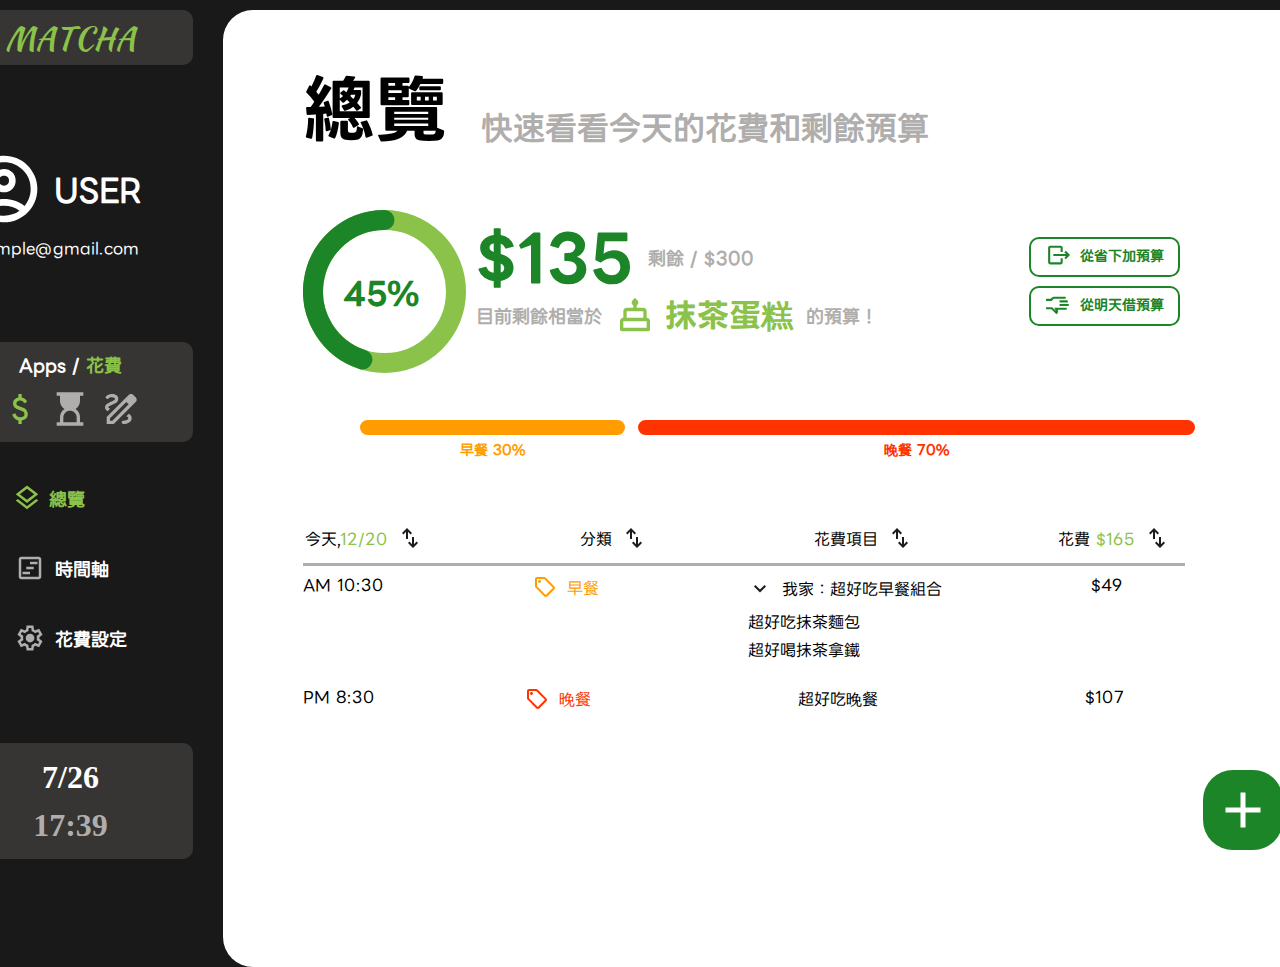
<file: html/spendings.html>
<!DOCTYPE html>
<html lang="en">

<head>
    <meta charset="utf-8">
    <meta name="viewport" content="width=device-width, initial-scale=1.0">

    <link rel="preconnect" href="https://fonts.googleapis.com">
    <link rel="preconnect" href="https://fonts.gstatic.com" crossorigin>
    <link
        href="https://fonts.googleapis.com/css2?family=Katibeh&family=Kaushan+Script&family=Noto+Sans:ital,wght@0,100..900;1,100..900&display=swap"
        rel="stylesheet">

    <link rel="stylesheet" href="../css/normalize.css">
    <link rel="stylesheet" href="../css/spendingsStyle.css">

    <script src="../js/timeProcess.js"></script>
    <title>Spendings</title>
</head>

<body>
    <div class="all-content-alignment">
        <div class="container">
            <div class="left-nav-bar">
                <div class="matcha-header">
                    <a href="../index.html">
                        MATCHA
                    </a>
                </div>
                <div class="account">
                    <div class="account-header">
                        <div class="account-icon">
                            <svg xmlns="http://www.w3.org/2000/svg" width="80" height="80" viewBox="0 0 80 80"
                                fill="none">
                                <mask id="mask0_18_827" style="mask-type:alpha" maskUnits="userSpaceOnUse" x="0" y="0"
                                    width="80" height="80">
                                    <rect width="80" height="80" fill="#D9D9D9" />
                                </mask>
                                <g mask="url(#mask0_18_827)">
                                    <path
                                        d="M19.4998 56.9998C22.3332 54.8332 25.4998 53.1248 28.9998 51.8748C32.4998 50.6248 36.1665 49.9998 39.9998 49.9998C43.8332 49.9998 47.4998 50.6248 50.9998 51.8748C54.4998 53.1248 57.6665 54.8332 60.4998 56.9998C62.4443 54.7221 63.9582 52.1387 65.0415 49.2498C66.1248 46.361 66.6665 43.2776 66.6665 39.9998C66.6665 32.6109 64.0693 26.3193 58.8748 21.1248C53.6804 15.9304 47.3887 13.3332 39.9998 13.3332C32.6109 13.3332 26.3193 15.9304 21.1248 21.1248C15.9304 26.3193 13.3332 32.6109 13.3332 39.9998C13.3332 43.2776 13.8748 46.361 14.9582 49.2498C16.0415 52.1387 17.5554 54.7221 19.4998 56.9998ZM39.9998 43.3332C36.7221 43.3332 33.9582 42.2082 31.7082 39.9582C29.4582 37.7082 28.3332 34.9443 28.3332 31.6665C28.3332 28.3887 29.4582 25.6248 31.7082 23.3748C33.9582 21.1248 36.7221 19.9998 39.9998 19.9998C43.2776 19.9998 46.0415 21.1248 48.2915 23.3748C50.5415 25.6248 51.6665 28.3887 51.6665 31.6665C51.6665 34.9443 50.5415 37.7082 48.2915 39.9582C46.0415 42.2082 43.2776 43.3332 39.9998 43.3332ZM39.9998 73.3332C35.3887 73.3332 31.0554 72.4582 26.9998 70.7082C22.9443 68.9582 19.4165 66.5832 16.4165 63.5832C13.4165 60.5832 11.0415 57.0554 9.2915 52.9998C7.5415 48.9443 6.6665 44.6109 6.6665 39.9998C6.6665 35.3887 7.5415 31.0554 9.2915 26.9998C11.0415 22.9443 13.4165 19.4165 16.4165 16.4165C19.4165 13.4165 22.9443 11.0415 26.9998 9.2915C31.0554 7.5415 35.3887 6.6665 39.9998 6.6665C44.6109 6.6665 48.9443 7.5415 52.9998 9.2915C57.0554 11.0415 60.5832 13.4165 63.5832 16.4165C66.5832 19.4165 68.9582 22.9443 70.7082 26.9998C72.4582 31.0554 73.3332 35.3887 73.3332 39.9998C73.3332 44.6109 72.4582 48.9443 70.7082 52.9998C68.9582 57.0554 66.5832 60.5832 63.5832 63.5832C60.5832 66.5832 57.0554 68.9582 52.9998 70.7082C48.9443 72.4582 44.6109 73.3332 39.9998 73.3332ZM39.9998 66.6665C42.9443 66.6665 45.7221 66.236 48.3332 65.3748C50.9443 64.5137 53.3332 63.2776 55.4998 61.6665C53.3332 60.0554 50.9443 58.8193 48.3332 57.9582C45.7221 57.0971 42.9443 56.6665 39.9998 56.6665C37.0554 56.6665 34.2776 57.0971 31.6665 57.9582C29.0554 58.8193 26.6665 60.0554 24.4998 61.6665C26.6665 63.2776 29.0554 64.5137 31.6665 65.3748C34.2776 66.236 37.0554 66.6665 39.9998 66.6665ZM39.9998 36.6665C41.4443 36.6665 42.6387 36.1943 43.5832 35.2498C44.5276 34.3054 44.9998 33.1109 44.9998 31.6665C44.9998 30.2221 44.5276 29.0276 43.5832 28.0832C42.6387 27.1387 41.4443 26.6665 39.9998 26.6665C38.5554 26.6665 37.3609 27.1387 36.4165 28.0832C35.4721 29.0276 34.9998 30.2221 34.9998 31.6665C34.9998 33.1109 35.4721 34.3054 36.4165 35.2498C37.3609 36.1943 38.5554 36.6665 39.9998 36.6665Z"
                                        fill="white" />
                                </g>
                            </svg>
                        </div>
                        <h3>USER</h3>
                    </div>
                    <p>example@gmail.com</p>
                </div>
                <div class="main-control">
                    <div class="apps">
                        <div class="apps-header">
                            <h4>Apps / <span>花費</span></h4>
                        </div>
                        <div class="apps-content">
                            <div class="apps-spendings">
                                <a href="../html/spendings.html">
                                    <svg xmlns="http://www.w3.org/2000/svg" width="40" height="40" viewBox="0 0 40 40"
                                        fill="none">
                                        <mask id="mask0_18_776" style="mask-type:alpha" maskUnits="userSpaceOnUse" x="0"
                                            y="0" width="40" height="40">
                                            <rect width="40" height="40" fill="#D9D9D9" />
                                        </mask>
                                        <g mask="url(#mask0_18_776)">
                                            <path
                                                d="M18.3752 35V31.4167C16.9029 31.0833 15.6321 30.4444 14.5627 29.5C13.4932 28.5556 12.7085 27.2222 12.2085 25.5L15.2918 24.25C15.7085 25.5833 16.3266 26.5972 17.146 27.2917C17.9654 27.9861 19.0418 28.3333 20.3752 28.3333C21.5141 28.3333 22.4793 28.0764 23.271 27.5625C24.0627 27.0486 24.4585 26.25 24.4585 25.1667C24.4585 24.1944 24.1529 23.4236 23.5418 22.8542C22.9307 22.2847 21.5141 21.6389 19.2918 20.9167C16.9029 20.1667 15.2641 19.2708 14.3752 18.2292C13.4863 17.1875 13.0418 15.9167 13.0418 14.4167C13.0418 12.6111 13.6252 11.2083 14.7918 10.2083C15.9585 9.20833 17.1529 8.63889 18.3752 8.5V5H21.7085V8.5C23.0974 8.72222 24.2432 9.22917 25.146 10.0208C26.0488 10.8125 26.7085 11.7778 27.1252 12.9167L24.0418 14.25C23.7085 13.3611 23.2363 12.6944 22.6252 12.25C22.0141 11.8056 21.1807 11.5833 20.1252 11.5833C18.9029 11.5833 17.9724 11.8542 17.3335 12.3958C16.6946 12.9375 16.3752 13.6111 16.3752 14.4167C16.3752 15.3333 16.7918 16.0556 17.6252 16.5833C18.4585 17.1111 19.9029 17.6667 21.9585 18.25C23.8752 18.8056 25.3266 19.6875 26.3127 20.8958C27.2988 22.1042 27.7918 23.5 27.7918 25.0833C27.7918 27.0556 27.2085 28.5556 26.0418 29.5833C24.8752 30.6111 23.4307 31.25 21.7085 31.5V35H18.3752Z"
                                                fill="#8BC24A" />
                                        </g>
                                    </svg>
                                </a>
                            </div>
                            <div class="apps-productivity">
                                <a href="../html/productivity.html">
                                    <svg xmlns="http://www.w3.org/2000/svg" width="40" height="40" viewBox="0 0 40 40"
                                        fill="none">
                                        <mask id="mask0_18_782" style="mask-type:alpha" maskUnits="userSpaceOnUse" x="0"
                                            y="0" width="40" height="40">
                                            <rect width="40" height="40" fill="#D9D9D9" />
                                        </mask>
                                        <g mask="url(#mask0_18_782)">
                                            <path
                                                d="M13.3332 33.3335H26.6665V28.3335C26.6665 26.5002 26.0137 24.9307 24.7082 23.6252C23.4026 22.3196 21.8332 21.6668 19.9998 21.6668C18.1665 21.6668 16.5971 22.3196 15.2915 23.6252C13.9859 24.9307 13.3332 26.5002 13.3332 28.3335V33.3335ZM6.6665 36.6668V33.3335H9.99984V28.3335C9.99984 26.6391 10.3957 25.0488 11.1873 23.5627C11.979 22.0766 13.0832 20.8891 14.4998 20.0002C13.0832 19.1113 11.979 17.9238 11.1873 16.4377C10.3957 14.9516 9.99984 13.3613 9.99984 11.6668V6.66683H6.6665V3.3335H33.3332V6.66683H29.9998V11.6668C29.9998 13.3613 29.604 14.9516 28.8123 16.4377C28.0207 17.9238 26.9165 19.1113 25.4998 20.0002C26.9165 20.8891 28.0207 22.0766 28.8123 23.5627C29.604 25.0488 29.9998 26.6391 29.9998 28.3335V33.3335H33.3332V36.6668H6.6665Z"
                                                fill="#AFAEAD" />
                                        </g>
                                    </svg>
                                </a>
                            </div>
                            <div class="apps-logging">
                                <svg xmlns="http://www.w3.org/2000/svg" width="40" height="40" viewBox="0 0 40 40"
                                    fill="none">
                                    <mask id="mask0_18_788" style="mask-type:alpha" maskUnits="userSpaceOnUse" x="0"
                                        y="0" width="40" height="40">
                                        <rect width="40" height="40" fill="#D9D9D9" />
                                    </mask>
                                    <g mask="url(#mask0_18_788)">
                                        <path
                                            d="M6.66667 35V27.9167L28.625 6C28.9583 5.66667 29.3333 5.41667 29.75 5.25C30.1667 5.08333 30.5833 5 31 5C31.4444 5 31.8681 5.08333 32.2708 5.25C32.6736 5.41667 33.0278 5.66667 33.3333 6L35.6667 8.33333C36 8.63889 36.25 8.99306 36.4167 9.39583C36.5833 9.79861 36.6667 10.2222 36.6667 10.6667C36.6667 11.0833 36.5833 11.5 36.4167 11.9167C36.25 12.3333 36 12.7083 35.6667 13.0417L13.75 35H6.66667ZM10 31.6667H12.3333L28.7083 15.3333L27.5417 14.125L26.3333 12.9583L10 29.3333V31.6667ZM27.5417 14.125L26.3333 12.9583L28.7083 15.3333L27.5417 14.125ZM23.3333 35C25.3889 35 27.2917 34.4861 29.0417 33.4583C30.7917 32.4306 31.6667 31 31.6667 29.1667C31.6667 28.1667 31.4028 27.3056 30.875 26.5833C30.3472 25.8611 29.6389 25.2361 28.75 24.7083L26.2917 27.1667C26.9306 27.4444 27.4306 27.75 27.7917 28.0833C28.1528 28.4167 28.3333 28.7778 28.3333 29.1667C28.3333 29.8056 27.8264 30.3819 26.8125 30.8958C25.7986 31.4097 24.6389 31.6667 23.3333 31.6667C22.8611 31.6667 22.4653 31.8264 22.1458 32.1458C21.8264 32.4653 21.6667 32.8611 21.6667 33.3333C21.6667 33.8056 21.8264 34.2014 22.1458 34.5208C22.4653 34.8403 22.8611 35 23.3333 35ZM7.625 22.25L10.125 19.75C9.56944 19.5278 9.13194 19.2986 8.8125 19.0625C8.49306 18.8264 8.33333 18.5833 8.33333 18.3333C8.33333 18 8.58333 17.6667 9.08333 17.3333C9.58333 17 10.6389 16.4861 12.25 15.7917C14.6944 14.7361 16.3194 13.7778 17.125 12.9167C17.9306 12.0556 18.3333 11.0833 18.3333 10C18.3333 8.47222 17.7222 7.25694 16.5 6.35417C15.2778 5.45139 13.6667 5 11.6667 5C10.4167 5 9.29861 5.22222 8.3125 5.66667C7.32639 6.11111 6.56944 6.65278 6.04167 7.29167C5.73611 7.65278 5.61111 8.05556 5.66667 8.5C5.72222 8.94444 5.93056 9.30556 6.29167 9.58333C6.65278 9.88889 7.05556 10.0139 7.5 9.95833C7.94444 9.90278 8.31944 9.72222 8.625 9.41667C9.01389 9.02778 9.44444 8.75 9.91667 8.58333C10.3889 8.41667 10.9722 8.33333 11.6667 8.33333C12.8056 8.33333 13.6458 8.5 14.1875 8.83333C14.7292 9.16667 15 9.55556 15 10C15 10.3889 14.7569 10.7431 14.2708 11.0625C13.7847 11.3819 12.6667 11.9444 10.9167 12.75C8.69444 13.7222 7.15278 14.6042 6.29167 15.3958C5.43056 16.1875 5 17.1667 5 18.3333C5 19.2222 5.23611 19.9792 5.70833 20.6042C6.18056 21.2292 6.81944 21.7778 7.625 22.25Z"
                                            fill="#AFAEAD" />
                                    </g>
                                </svg>
                            </div>
                        </div>
                    </div>
                    <div class="main-panel">
                        <a href="#">
                            <div class="main-panel-overall" id="btn">
                                <div class="main-panel-overall-icon">
                                    <svg xmlns="http://www.w3.org/2000/svg" width="24" height="25" viewBox="0 0 24 25"
                                        fill="none">
                                        <path
                                            d="M12 24.3125L0.75 15.5625L2.8125 14L12 21.125L21.1875 14L23.25 15.5625L12 24.3125ZM12 18L0.75 9.25L12 0.5L23.25 9.25L12 18ZM12 14.8125L19.1875 9.25L12 3.6875L4.8125 9.25L12 14.8125Z"
                                            fill="#8BC24A" />
                                    </svg>
                                </div>
                                <h4 class="panel-selected">總覽</h4>
                            </div>
                        </a>
                        <a href="#">
                            <div class="main-panel-timeline" id="btn">
                                <div class="main-panel-timeline-icon">
                                    <svg xmlns="http://www.w3.org/2000/svg" width="30" height="30" viewBox="0 0 30 30"
                                        fill="none">
                                        <mask id="mask0_18_813" style="mask-type:alpha" maskUnits="userSpaceOnUse" x="0"
                                            y="0" width="30" height="30">
                                            <rect width="30" height="30" fill="#D9D9D9" />
                                        </mask>
                                        <g mask="url(#mask0_18_813)">
                                            <path
                                                d="M7.5 21.25H15V18.75H7.5V21.25ZM11.25 16.25H18.75V13.75H11.25V16.25ZM15 11.25H22.5V8.75H15V11.25ZM6.25 26.25C5.5625 26.25 4.97396 26.0052 4.48438 25.5156C3.99479 25.026 3.75 24.4375 3.75 23.75V6.25C3.75 5.5625 3.99479 4.97396 4.48438 4.48438C4.97396 3.99479 5.5625 3.75 6.25 3.75H23.75C24.4375 3.75 25.026 3.99479 25.5156 4.48438C26.0052 4.97396 26.25 5.5625 26.25 6.25V23.75C26.25 24.4375 26.0052 25.026 25.5156 25.5156C25.026 26.0052 24.4375 26.25 23.75 26.25H6.25ZM6.25 23.75H23.75V6.25H6.25V23.75Z"
                                                fill="#AFAEAD" />
                                        </g>
                                    </svg>
                                </div>
                                <h4>時間軸</h4>
                            </div>
                        </a>
                        <a href="#">
                            <div class="main-panel-spendingsSetting" id="btn">
                                <div class="main-panel-spendingsSetting-icon">
                                    <svg xmlns="http://www.w3.org/2000/svg" width="30" height="30" viewBox="0 0 30 30"
                                        fill="none">
                                        <mask id="mask0_18_807" style="mask-type:alpha" maskUnits="userSpaceOnUse" x="0"
                                            y="0" width="30" height="30">
                                            <rect width="30" height="30" fill="#D9D9D9" />
                                        </mask>
                                        <g mask="url(#mask0_18_807)">
                                            <path
                                                d="M11.5625 27.5L11.0625 23.5C10.7917 23.3958 10.5365 23.2708 10.2969 23.125C10.0573 22.9792 9.82292 22.8229 9.59375 22.6562L5.875 24.2188L2.4375 18.2812L5.65625 15.8438C5.63542 15.6979 5.625 15.5573 5.625 15.4219V14.5781C5.625 14.4427 5.63542 14.3021 5.65625 14.1562L2.4375 11.7188L5.875 5.78125L9.59375 7.34375C9.82292 7.17708 10.0625 7.02083 10.3125 6.875C10.5625 6.72917 10.8125 6.60417 11.0625 6.5L11.5625 2.5H18.4375L18.9375 6.5C19.2083 6.60417 19.4635 6.72917 19.7031 6.875C19.9427 7.02083 20.1771 7.17708 20.4062 7.34375L24.125 5.78125L27.5625 11.7188L24.3438 14.1562C24.3646 14.3021 24.375 14.4427 24.375 14.5781V15.4219C24.375 15.5573 24.3542 15.6979 24.3125 15.8438L27.5312 18.2812L24.0938 24.2188L20.4062 22.6562C20.1771 22.8229 19.9375 22.9792 19.6875 23.125C19.4375 23.2708 19.1875 23.3958 18.9375 23.5L18.4375 27.5H11.5625ZM13.75 25H16.2188L16.6562 21.6875C17.3021 21.5208 17.901 21.276 18.4531 20.9531C19.0052 20.6302 19.5104 20.2396 19.9688 19.7812L23.0625 21.0625L24.2812 18.9375L21.5938 16.9063C21.6979 16.6146 21.7708 16.3073 21.8125 15.9844C21.8542 15.6615 21.875 15.3333 21.875 15C21.875 14.6667 21.8542 14.3385 21.8125 14.0156C21.7708 13.6927 21.6979 13.3854 21.5938 13.0938L24.2812 11.0625L23.0625 8.9375L19.9688 10.25C19.5104 9.77083 19.0052 9.36979 18.4531 9.04688C17.901 8.72396 17.3021 8.47917 16.6562 8.3125L16.25 5H13.7812L13.3438 8.3125C12.6979 8.47917 12.099 8.72396 11.5469 9.04688C10.9948 9.36979 10.4896 9.76042 10.0313 10.2188L6.9375 8.9375L5.71875 11.0625L8.40625 13.0625C8.30208 13.375 8.22917 13.6875 8.1875 14C8.14583 14.3125 8.125 14.6458 8.125 15C8.125 15.3333 8.14583 15.6563 8.1875 15.9688C8.22917 16.2813 8.30208 16.5938 8.40625 16.9063L5.71875 18.9375L6.9375 21.0625L10.0313 19.75C10.4896 20.2292 10.9948 20.6302 11.5469 20.9531C12.099 21.276 12.6979 21.5208 13.3438 21.6875L13.75 25ZM15.0625 19.375C16.2708 19.375 17.3021 18.9479 18.1562 18.0938C19.0104 17.2396 19.4375 16.2083 19.4375 15C19.4375 13.7917 19.0104 12.7604 18.1562 11.9062C17.3021 11.0521 16.2708 10.625 15.0625 10.625C13.8333 10.625 12.7969 11.0521 11.9531 11.9062C11.1094 12.7604 10.6875 13.7917 10.6875 15C10.6875 16.2083 11.1094 17.2396 11.9531 18.0938C12.7969 18.9479 13.8333 19.375 15.0625 19.375Z"
                                                fill="#AFAEAD" />
                                        </g>
                                    </svg>
                                </div>
                                <h4>花費設定</h4>
                            </div>
                        </a>
                    </div>
                </div>
                <div class="date-time">
                    <div class="date">
                        <h3 id="date">12/20</h3>
                    </div>
                    <div class="time">
                        <h3 id="hour">PM 12</h3>
                        <h3 id="dots">:</h3>
                        <h3 id="minutes">00</h3>
                    </div>
                </div>
            </div>
            <div class="spendings-overall">
                <div class="spendings-overall-header">
                    <h1>總覽</h1>
                    <h3>快速看看今天的花費和剩餘預算</h3>
                </div>
                <div class="remains-area">
                    <div class="remains-graph-and-explain">
                        <div class="remains-progress-circle-group">
                            <div class="circle-all">
                                <svg xmlns="http://www.w3.org/2000/svg" width="163" height="163" viewBox="0 0 163 163"
                                    fill="none">
                                    <circle cx="81.5" cy="81.5" r="71.5" stroke="#8BC24A" stroke-width="20" />
                                </svg>
                            </div>
                            <div class="circle-remains">
                                <svg xmlns="http://www.w3.org/2000/svg" width="92" height="160" viewBox="0 0 92 160"
                                    fill="none">
                                    <path
                                        d="M81.5 10C64.4756 10 48.0099 16.0745 35.0645 27.131C22.119 38.1874 13.5435 53.5002 10.8803 70.3149C8.21708 87.1297 11.641 104.343 20.5362 118.859C29.4314 133.374 43.2141 144.24 59.4053 149.501"
                                        stroke="#1C8528" stroke-width="20" stroke-linecap="round" />
                                </svg>
                            </div>
                            <h3>45%</h3>
                        </div>
                        <div class="remains-explain-gorup">
                            <div class="remains-values">
                                <h2>$135</h2>
                                    <h4>剩餘 / $300</h4>
                            </div>
                            <div class="remains-explain">
                                <h4>目前剩餘相當於</h4>
                                <div class="remains-equalTo">
                                    <div class="remains-equalTo-icon">
                                        <svg xmlns="http://www.w3.org/2000/svg" width="40" height="41"
                                            viewBox="0 0 40 41" fill="none">
                                            <mask id="mask0_18_533" style="mask-type:alpha" maskUnits="userSpaceOnUse"
                                                x="0" y="0" width="40" height="41">
                                                <rect y="0.5" width="40" height="40" fill="#D9D9D9" />
                                            </mask>
                                            <g mask="url(#mask0_18_533)">
                                                <path
                                                    d="M6.66667 37.1668C6.19444 37.1668 5.79861 37.0071 5.47917 36.6877C5.15972 36.3682 5 35.9724 5 35.5002V27.1668C5 26.2502 5.32639 25.4654 5.97917 24.8127C6.63194 24.1599 7.41667 23.8335 8.33333 23.8335V17.1668C8.33333 16.2502 8.65972 15.4654 9.3125 14.8127C9.96528 14.1599 10.75 13.8335 11.6667 13.8335H18.3333V11.4168C17.8333 11.0835 17.4306 10.6807 17.125 10.2085C16.8194 9.73627 16.6667 9.16683 16.6667 8.50016C16.6667 8.0835 16.75 7.67377 16.9167 7.271C17.0833 6.86822 17.3333 6.50016 17.6667 6.16683L20 3.8335L22.3333 6.16683C22.6667 6.50016 22.9167 6.86822 23.0833 7.271C23.25 7.67377 23.3333 8.0835 23.3333 8.50016C23.3333 9.16683 23.1806 9.73627 22.875 10.2085C22.5694 10.6807 22.1667 11.0835 21.6667 11.4168V13.8335H28.3333C29.25 13.8335 30.0347 14.1599 30.6875 14.8127C31.3403 15.4654 31.6667 16.2502 31.6667 17.1668V23.8335C32.5833 23.8335 33.3681 24.1599 34.0208 24.8127C34.6736 25.4654 35 26.2502 35 27.1668V35.5002C35 35.9724 34.8403 36.3682 34.5208 36.6877C34.2014 37.0071 33.8056 37.1668 33.3333 37.1668H6.66667ZM11.6667 23.8335H28.3333V17.1668H11.6667V23.8335ZM8.33333 33.8335H31.6667V27.1668H8.33333V33.8335Z"
                                                    fill="#8BC24A" />
                                            </g>
                                        </svg>
                                    </div>
                                    <h3>
                                        抹茶蛋糕
                                    </h3>
                                </div>
                                <h4>的預算！</h4>
                            </div>
                        </div>
                    </div>
                    <div class="buget-btns">
                        <div class="btn-add-from-saving" id="buget-btn">
                            <div class="btn-add-from-saving-icon">
                                <svg xmlns="http://www.w3.org/2000/svg" width="25" height="26" viewBox="0 0 25 26"
                                    fill="none">
                                    <mask id="mask0_18_716" style="mask-type:alpha" maskUnits="userSpaceOnUse" x="0"
                                        y="0" width="25" height="26">
                                        <rect y="0.5" width="25" height="25" fill="#D9D9D9" />
                                    </mask>
                                    <g mask="url(#mask0_18_716)">
                                        <path
                                            d="M20.9896 14.0417H8.33333V11.9583H20.9896L19.375 10.3438L20.8333 8.83333L25 13L20.8333 17.1667L19.375 15.6562L20.9896 14.0417ZM15.625 9.875V5.70833H5.20833V20.2917H15.625V16.125H17.7083V20.2917C17.7083 20.8646 17.5043 21.355 17.0964 21.763C16.6884 22.171 16.1979 22.375 15.625 22.375H5.20833C4.63542 22.375 4.14497 22.171 3.73698 21.763C3.32899 21.355 3.125 20.8646 3.125 20.2917V5.70833C3.125 5.13542 3.32899 4.64497 3.73698 4.23698C4.14497 3.82899 4.63542 3.625 5.20833 3.625H15.625C16.1979 3.625 16.6884 3.82899 17.0964 4.23698C17.5043 4.64497 17.7083 5.13542 17.7083 5.70833V9.875H15.625Z"
                                            fill="#1C8528" />
                                    </g>
                                </svg>
                            </div>
                            <h5>從省下加預算</h5>
                        </div>
                        <div class="btn-borrow-from-tmr" id="buget-btn">
                            <div class="btn-borrow-from-tmr-icon">
                                <svg xmlns="http://www.w3.org/2000/svg" width="25" height="26" viewBox="0 0 25 26"
                                    fill="none">
                                    <mask id="mask0_18_710" style="mask-type:alpha" maskUnits="userSpaceOnUse" x="0"
                                        y="0" width="25" height="26">
                                        <rect y="0.5" width="25" height="25" fill="#D9D9D9" />
                                    </mask>
                                    <g mask="url(#mask0_18_710)">
                                        <path
                                            d="M11.4584 23.3127L6.35425 18.2085H1.04175V16.1252H7.18758L10.7813 19.6929L9.24487 16.646H20.8334C21.1286 16.646 21.3759 16.7458 21.5756 16.9455C21.7753 17.1451 21.8751 17.3925 21.8751 17.6877C21.8751 17.9828 21.7753 18.2302 21.5756 18.4298C21.3759 18.6295 21.1286 18.7293 20.8334 18.7293H12.6303L12.7865 19.0418C13.0817 19.6495 13.1728 20.2788 13.06 20.9298C12.9471 21.5809 12.6563 22.1408 12.1876 22.6095L11.4584 23.3127ZM1.04175 9.87516V7.79183H5.83341L6.97925 6.61995C7.27439 6.32482 7.61293 6.09912 7.99487 5.94287C8.37682 5.78662 8.77612 5.7085 9.19279 5.7085H19.7917C20.0869 5.7085 20.3343 5.80832 20.5339 6.00798C20.7336 6.20763 20.8334 6.45502 20.8334 6.75016C20.8334 7.0453 20.7336 7.2927 20.5339 7.49235C20.3343 7.692 20.0869 7.79183 19.7917 7.79183H9.19279C9.0539 7.79183 8.92369 7.82221 8.80216 7.88298C8.68064 7.94374 8.56779 8.01752 8.46362 8.10433L6.66675 9.87516H1.04175ZM14.5834 15.0835V13.0002H22.9167C23.2119 13.0002 23.4593 13.1 23.6589 13.2996C23.8586 13.4993 23.9584 13.7467 23.9584 14.0418C23.9584 14.337 23.8586 14.5844 23.6589 14.784C23.4593 14.9837 23.2119 15.0835 22.9167 15.0835H14.5834ZM14.5834 11.4377V9.35433H21.8751C22.1702 9.35433 22.4176 9.45416 22.6173 9.65381C22.8169 9.85346 22.9167 10.1009 22.9167 10.396C22.9167 10.6911 22.8169 10.9385 22.6173 11.1382C22.4176 11.3378 22.1702 11.4377 21.8751 11.4377H14.5834Z"
                                            fill="#1C8528" />
                                    </g>
                                </svg>
                            </div>
                            <h5>從明天借預算</h5>
                        </div>
                    </div>
                </div>
                <div class="spendings-analyze-group">
                    <div class="bar-graph-1">
                        <div class="bar-1"></div>
                        <h5 class="orange">早餐 30%</h5>
                    </div>
                    <div class="bar-graph-2">
                        <div class="bar-2"></div>
                        <h5 class="red">晚餐 70%</h5>
                    </div>
                </div>
                <div class="spendings-detail-group">
                    <div class="spendings-detail-filter-bar">
                        <div class="filter-option">
                            <p>今天,<span class="darker-span">12/20</span></p>
                            <div class="filter-icon">
                                <svg xmlns="http://www.w3.org/2000/svg" width="24" height="24" viewBox="0 0 24 24"
                                    fill="none">
                                    <mask id="mask0_44_929" style="mask-type:alpha" maskUnits="userSpaceOnUse" x="0"
                                        y="0" width="24" height="24">
                                        <rect width="24" height="24" fill="#D9D9D9" />
                                    </mask>
                                    <g mask="url(#mask0_44_929)">
                                        <path
                                            d="M8 13V5.825L5.425 8.4L4 7L9 2L14 7L12.575 8.4L10 5.825V13H8ZM15 22L10 17L11.425 15.6L14 18.175V11H16V18.175L18.575 15.6L20 17L15 22Z"
                                            fill="#1C1B1F" />
                                    </g>
                                </svg>
                            </div>
                        </div>
                        <div class="filter-option">
                            <p>分類</p>
                            <div class="filter-icon">
                                <svg xmlns="http://www.w3.org/2000/svg" width="24" height="24" viewBox="0 0 24 24"
                                    fill="none">
                                    <mask id="mask0_44_929" style="mask-type:alpha" maskUnits="userSpaceOnUse" x="0"
                                        y="0" width="24" height="24">
                                        <rect width="24" height="24" fill="#D9D9D9" />
                                    </mask>
                                    <g mask="url(#mask0_44_929)">
                                        <path
                                            d="M8 13V5.825L5.425 8.4L4 7L9 2L14 7L12.575 8.4L10 5.825V13H8ZM15 22L10 17L11.425 15.6L14 18.175V11H16V18.175L18.575 15.6L20 17L15 22Z"
                                            fill="#1C1B1F" />
                                    </g>
                                </svg>
                            </div>
                        </div>
                        <div class="filter-option">
                            <p>花費項目</p>
                            <div class="filter-icon">
                                <svg xmlns="http://www.w3.org/2000/svg" width="24" height="24" viewBox="0 0 24 24"
                                    fill="none">
                                    <mask id="mask0_44_929" style="mask-type:alpha" maskUnits="userSpaceOnUse" x="0"
                                        y="0" width="24" height="24">
                                        <rect width="24" height="24" fill="#D9D9D9" />
                                    </mask>
                                    <g mask="url(#mask0_44_929)">
                                        <path
                                            d="M8 13V5.825L5.425 8.4L4 7L9 2L14 7L12.575 8.4L10 5.825V13H8ZM15 22L10 17L11.425 15.6L14 18.175V11H16V18.175L18.575 15.6L20 17L15 22Z"
                                            fill="#1C1B1F" />
                                    </g>
                                </svg>
                            </div>
                        </div>
                        <div class="filter-option">
                            <p>花費 <span class="darker-span">$165</span></p>
                            <div class="filter-icon">
                                <svg xmlns="http://www.w3.org/2000/svg" width="24" height="24" viewBox="0 0 24 24"
                                    fill="none">
                                    <mask id="mask0_44_929" style="mask-type:alpha" maskUnits="userSpaceOnUse" x="0"
                                        y="0" width="24" height="24">
                                        <rect width="24" height="24" fill="#D9D9D9" />
                                    </mask>
                                    <g mask="url(#mask0_44_929)">
                                        <path
                                            d="M8 13V5.825L5.425 8.4L4 7L9 2L14 7L12.575 8.4L10 5.825V13H8ZM15 22L10 17L11.425 15.6L14 18.175V11H16V18.175L18.575 15.6L20 17L15 22Z"
                                            fill="#1C1B1F" />
                                    </g>
                                </svg>
                            </div>
                        </div>
                    </div>

                    <div class="separate-line">

                    </div>
                    <div class="spendings-detail">
                        <div class="spend-detail-1">
                            <p class="timestamp">AM 10:30</p>
                            <div class="detail-1-category" id="category">
                                <div class="category1-icon">
                                    <svg xmlns="http://www.w3.org/2000/svg" width="24" height="24" viewBox="0 0 24 24"
                                        fill="none">
                                        <mask id="mask0_18_849" style="mask-type:alpha" maskUnits="userSpaceOnUse" x="0"
                                            y="0" width="24" height="24">
                                            <rect width="24" height="24" fill="#D9D9D9" />
                                        </mask>
                                        <g mask="url(#mask0_18_849)">
                                            <path
                                                d="M21.4 14.25L14.25 21.4C14.05 21.6 13.825 21.75 13.575 21.85C13.325 21.95 13.075 22 12.825 22C12.575 22 12.325 21.95 12.075 21.85C11.825 21.75 11.6 21.6 11.4 21.4L2.575 12.575C2.39167 12.3917 2.25 12.1792 2.15 11.9375C2.05 11.6958 2 11.4417 2 11.175V4C2 3.45 2.19583 2.97917 2.5875 2.5875C2.97917 2.19583 3.45 2 4 2H11.175C11.4417 2 11.7 2.05417 11.95 2.1625C12.2 2.27083 12.4167 2.41667 12.6 2.6L21.4 11.425C21.6 11.625 21.7458 11.85 21.8375 12.1C21.9292 12.35 21.975 12.6 21.975 12.85C21.975 13.1 21.9292 13.3458 21.8375 13.5875C21.7458 13.8292 21.6 14.05 21.4 14.25ZM12.825 20L19.975 12.85L11.15 4H4V11.15L12.825 20ZM6.5 8C6.91667 8 7.27083 7.85417 7.5625 7.5625C7.85417 7.27083 8 6.91667 8 6.5C8 6.08333 7.85417 5.72917 7.5625 5.4375C7.27083 5.14583 6.91667 5 6.5 5C6.08333 5 5.72917 5.14583 5.4375 5.4375C5.14583 5.72917 5 6.08333 5 6.5C5 6.91667 5.14583 7.27083 5.4375 7.5625C5.72917 7.85417 6.08333 8 6.5 8Z"
                                                fill="#FF9D00" />
                                        </g>
                                    </svg>
                                </div>
                                <p class="orange">早餐</p>
                            </div>
                            <div class="detail-1-content">
                                <div class="main-content">
                                    <div class="expand-icon"><svg xmlns="http://www.w3.org/2000/svg" width="24"
                                            height="24" viewBox="0 0 24 24" fill="none">
                                            <mask id="mask0_18_875" style="mask-type:alpha" maskUnits="userSpaceOnUse"
                                                x="0" y="0" width="24" height="24">
                                                <rect width="24" height="24" fill="#D9D9D9" />
                                            </mask>
                                            <g mask="url(#mask0_18_875)">
                                                <path d="M12 15.4L6 9.4L7.4 8L12 12.6L16.6 8L18 9.4L12 15.4Z"
                                                    fill="#1C1B1F" />
                                            </g>
                                        </svg>
                                    </div>
                                    <p>我家：超好吃早餐組合</p>
                                </div>
                                <p class="sub-content">超好吃抹茶麵包</p>
                                <p class="sub-content">超好喝抹茶拿鐵</p>
                            </div>
                            <div class="detail-1-price">
                                <p>$49</p>
                            </div>
                        </div>

                        <div class="spend-detail-2">
                            <p class="timestamp">PM 8:30</p>
                            <div class="detail-2-category" id="category">
                                <div class="category2-icon">
                                    <svg xmlns="http://www.w3.org/2000/svg" width="24" height="24" viewBox="0 0 24 24"
                                        fill="none">
                                        <mask id="mask0_44_907" style="mask-type:alpha" maskUnits="userSpaceOnUse" x="0"
                                            y="0" width="24" height="24">
                                            <rect width="24" height="24" fill="#D9D9D9" />
                                        </mask>
                                        <g mask="url(#mask0_44_907)">
                                            <path
                                                d="M21.4 14.25L14.25 21.4C14.05 21.6 13.825 21.75 13.575 21.85C13.325 21.95 13.075 22 12.825 22C12.575 22 12.325 21.95 12.075 21.85C11.825 21.75 11.6 21.6 11.4 21.4L2.575 12.575C2.39167 12.3917 2.25 12.1792 2.15 11.9375C2.05 11.6958 2 11.4417 2 11.175V4C2 3.45 2.19583 2.97917 2.5875 2.5875C2.97917 2.19583 3.45 2 4 2H11.175C11.4417 2 11.7 2.05417 11.95 2.1625C12.2 2.27083 12.4167 2.41667 12.6 2.6L21.4 11.425C21.6 11.625 21.7458 11.85 21.8375 12.1C21.9292 12.35 21.975 12.6 21.975 12.85C21.975 13.1 21.9292 13.3458 21.8375 13.5875C21.7458 13.8292 21.6 14.05 21.4 14.25ZM12.825 20L19.975 12.85L11.15 4H4V11.15L12.825 20ZM6.5 8C6.91667 8 7.27083 7.85417 7.5625 7.5625C7.85417 7.27083 8 6.91667 8 6.5C8 6.08333 7.85417 5.72917 7.5625 5.4375C7.27083 5.14583 6.91667 5 6.5 5C6.08333 5 5.72917 5.14583 5.4375 5.4375C5.14583 5.72917 5 6.08333 5 6.5C5 6.91667 5.14583 7.27083 5.4375 7.5625C5.72917 7.85417 6.08333 8 6.5 8Z"
                                                fill="#FF3300" />
                                        </g>
                                    </svg>
                                </div>
                                <p class="red">晚餐</p>
                            </div>
                            <div class="detail-2-content">
                                <p class="main-content">超好吃晚餐
                                </p>
                            </div>
                            <div class="detail-2-price">
                                <p>$107</p>
                            </div>
                        </div>
                    </div>
                </div>
                <a href="#" class="btn-add-record">
                    <div class="btn-add-record-appearence">
                        <div class="btn-add-record-icon">
                            <svg xmlns="http://www.w3.org/2000/svg" width="60" height="60" viewBox="0 0 60 60"
                                fill="none">
                                <mask id="mask0_18_753" style="mask-type:alpha" maskUnits="userSpaceOnUse" x="0" y="0"
                                    width="60" height="60">
                                    <rect width="60" height="60" fill="#D9D9D9" />
                                </mask>
                                <g mask="url(#mask0_18_753)">
                                    <path d="M27.5 32.5H12.5V27.5H27.5V12.5H32.5V27.5H47.5V32.5H32.5V47.5H27.5V32.5Z"
                                        fill="white" />
                                </g>
                            </svg>
                        </div>
                    </div>
                </a>
            </div>
        </div>
    </div>
</body>
</file>
<file: css/indexStyle.css>
/*Font Import*/
.kaushan-script-regular {
    font-family: "Kaushan Script", serif;
    font-weight: 400;
    font-style: normal;
}


@font-face {
    font-family: 'LINE Seeds JP';
    src: url('../font/LINESeedJP_TTF_Rg.ttf') format('truetype');
}

@font-face {
    font-family: 'LINE Seeds JP Bold';
    src: url('../font/LINESeedJP_TTF_Bd.ttf') format('truetype');
}


/*General*/
html {
    overflow-x: hidden;
    box-sizing: border-box;
}

*,
*:before,
*:after {
    box-sizing: inherit;
}

/*Body*/
body {
    font-family: 'LINE Seeds JP', "Kaushan Script", 'Roboto', sans-serif;
    font-size: 16px;
    /*87%*/
    /*line-height: 1.5;*/
    /* margin: auto; */
    /*margin: auto;
    padding: auto;*/
    /*0, Vegetable: auto*/
    margin: 0 auto;
    width: 100%;
    font-size: 87%;
    /* margin: auto; */
    width: 100%;
    max-width: 1120px;
    background: var(--Background, #191919);
    color: #fff;
    /* max-width: 1120px; */
}

/*Heading and Constant settings*/
h1 {
    font-size: 72px;
    font-weight: 700;
    margin: 0;
    max-width: fit-content;
}

h2 {
    font-size: 32px;
    margin: 0;
}

h3,
p {
    font-size: 24px;
    margin: 0;
}

h3 {
    font-weight: 700;
    line-height: 150%;
}

span {
    color: #8BC24A;
}

/*Link and Button*/
a {
    text-decoration: none;
}

#btn {
    display: flex;
    height: 40px;
    padding: 10px;
    justify-content: center;
    align-items: center;
    gap: 10px;
}

#btn h3 {
    font-size: 16px;
}

/*Header*/
.container {

    /* max-width: 800px; */
}

.introduction {
    display: flex;
    flex-direction: column;
    justify-content: center;
    align-items: center;
    gap: 30px;
    margin-top: 20px;
    margin-bottom: 100px;
}

.spread-icons{
    position: absolute;
    display: flex;
    flex-direction: column;
    justify-content: space-between;
    align-items: center;
    gap: 30px;
    height: 400px;
}
.spread-icons-row1{
   display: flex;
   gap: 1100px;
}
.spread-icons-row2{
    display: flex;
    gap: 880px;
}

.gradient{
    position: absolute;
    top: 50px !important;
    inset: 0;
    justify-content: center;
    display: inline-flex;
    flex-direction: row;
    z-index: -10;
}

.justtify-center{
    justify-content: center;
}

.bg-shape1{
    width: 400px;
    height: 400px;
    border: 9999px;
    position: relative;
    animation: one 10s infinite;
    z-index: -10;
}

.bg-shape2{
    width: 300px;
    height: 300px;
    border: 9999px;
    position: relative;
    animation: two 10s infinite;
    z-index: -10;
}

@keyframes one {
    0%{left: 0px; top: 0px;}
    25%{left: -100px; top: 70px;}
    50%{left: 20px; top: 150px;}
    75%{left: 50px; top: 100px;}
    100%{left: 0px; top: 0px;}
}

@keyframes two {
    0%{left: 0px; top: 0px;}
    25%{left: 50px; top: 10px;}
    50%{left: 100px; top: 50px;}
    75%{left: 50px; top: 100px;}
    100%{left: 0px; top: 0px;}
}

.opacity-50{
    opacity: 0.5;
}

.bg-blur{
    filter: blur(90px);
}

.bg-primary{
    background-color: #8BC24A;
}

.bg-teal{
    background-color: #1C8528;
}

.bg-grey{
    background-color: #D9D9D9;
}
.header {
    display: inline-flex;
    padding: 10px 28px;
    justify-content: space-between;
    align-items: center;
    gap: 159px;
    border-radius: 10px;
    background: #363533;
    top: 50%;
    left: 50%;
}

.header h3 {
    font-size: 16px;
}

.logo-text {
    color: var(--MainTheme, #8BC24A);
    -webkit-text-stroke-width: 1px;
    -webkit-text-stroke-color: var(--MainTheme, #8BC24A);
    font-family: "Kaushan Script";
    font-size: 32px;
    font-style: normal;
    font-weight: 400;
    line-height: 150%;
    /* 48px */
}

.nav-links {
    display: flex;
    width: 450px;
    justify-content: center;
    align-items: center;
    gap: 45px;
}

.nav-links a {
    color: #fff;
    font-size: 24px;
    /* 36px */
}

.login-signup {
    display: flex;
    width: 310px;
    justify-content: flex-end;
    align-items: center;
    gap: 30px;
}

.login-signup a {
    color: #fff;
}

.btn-login {
    border-radius: 10px;
    border: 2px solid var(--DarkTheme, #1C8528);
}

.btn-start {
    border-radius: 10px;
    background: var(--DarkTheme, #1C8528);
}

.intro {
    display: flex;
    flex-direction: column;
    justify-content: center;
    align-items: center;
    margin-top: 170px;
    margin-bottom: 100px;
}

.arrow {
    margin: 0 20px 0 20px;
    transform: translate(-50%, -50%);
    cursor: pointer;
}

.arrow span {
    display: block;
    width: 1.5vw;
    height: 1.5vw;
    border-bottom: 5px solid #8BC24A;
    border-right: 5px solid #8BC24A;
    transform: rotate(45deg);
    margin: -10px;
    animation: animate 2s infinite;
}

.arrow span:nth-child(2) {
    animation-delay: -0.2s;
}

.arrow span:nth-child(3) {
    animation-delay: -0.4s;
}

@keyframes animate {
    0% {
        opacity: 0;
        transform: rotate(45deg) translate(-20px, -20px);
    }
    50% {
        opacity: 1;
    }
    100% {
        opacity: 0;
        transform: rotate(45deg) translate(20px, 20px);
    }
}

.slogan {
    display: flex;
    width: 737px;
    flex-direction: column;
    align-items: center;
    gap: 22px;
    max-width: fit-content;
    margin-inline: auto;
}

.slogan-1,
.slogan-2 {
    display: flex;
    align-items: center;
    gap: 30px;
}

.matcha-h1-grad {
    font-family: "Kaushan Script";
    color: #8BC24A;
    /* background: linear-gradient(180deg, #8BC24A 0%, #425C23 100%);
    background-clip: text;
    -webkit-background-clip: text;
    -webkit-text-fill-color: transparent; */
}

.matcha-h1 {
    color: var(--MainTheme, #8BC24A);
    -webkit-text-stroke-width: 2px;
    -webkit-text-stroke-color: var(--MainTheme, #8BC24A);
    font-family: "Kaushan Script";
    font-size: 72px;
    font-style: normal;
    font-weight: 400;
    line-height: 150%;
    /* 108px */
}

.underlined-h1 {
    border-bottom: 10px solid var(--DarkTheme, #1C8528);
}

.intro-description {
    margin-top: 100px;
}

.scroll-down-sign {
    display: inline-flex;
    justify-content: center;
    align-items: center;
    gap: 10px;
    margin-top: 60px;
}



.problem-sol-header {
    display: flex;
    justify-content: center;
    align-items: center;
    gap: 30px;
    margin-top: 100px;
    margin-bottom: 100px;
}

.problem-sol-container {
    display: flex;
    flex-direction: column;
    gap: 100px;
    margin: 0 -100px;
}

@keyframes apprear {
    from{
        opacity: 0;
        scale: 0.5;
    }
    to{
        opacity: 1;
        scale: 1;
    }
}

.problem-sol {
    display: flex;
    align-items: center;
    gap: 30px;
    /* flex: 1 0 0; */
    animation: apprear linear;
    animation-timeline: view();
    animation-range: entry 0% cover 40%;
}

.problem-card {
    display: flex;

    padding-right: 63px;
    align-items: center;
    gap: 79px;
    border-radius: 10px;
    background: #D9D9D9;
}

.card-img {
    display: flex;
    flex-direction: column;
    justify-content: center;
    align-items: center;
}

.card-img img {
    object-fit: cover;
    width: 409px;
    height: 459px;
    border-radius: 10px;
}

.card-text {
    color: var(--DarkTheme, #1C8528);
    text-align: center;
    font-family: "LINE Seed JP_TTF";
    font-size: 32px;
    font-style: normal;
    font-weight: 700;
    line-height: 150%;
    /* 48px */
    width: fit-content;
    width: 224px;
}

.sol-header {
    display: flex;
    align-items: center;
}

.sol-header h2 {
    color: var(--MainTheme, #8BC24A);
    -webkit-text-stroke-width: 2px;
    -webkit-text-stroke-color: var(--MainTheme, #8BC24A);
    font-family: "Kaushan Script";
    font-size: 72px;
    font-style: normal;
    font-weight: 400;
    line-height: 150%;
    /* 108px */
}

.sol-description {
    display: flex;
    width: 614px;
    flex-direction: column;
    align-items: flex-start;
    gap: 20px;
}

.sol-description p {
    font-family: "LINE Seed JP_TTF";
    font-size: 24px;
    font-style: normal;
    font-weight: 400;
    line-height: 150%;
    /* 36px */
    width: 500px;
}

.demo-matcha {
    margin-top: 300px;
    margin-bottom: 320px;
    display: flex;
    flex-direction: column;
    align-items: center;
    gap: 43px;
    justify-content: center;
}

.sounds-great {
    color: #8BC24A;
    font-family: 'LINE Seeds JP Bold';
    font-size: 24px;
}

.btn-tryDemo {
    display: flex;
    padding: 10px;
    justify-content: center;
    align-items: center;
    gap: 10px;
    border-radius: 50px;
    border: 10px solid #1C8528;
    font-family: 'LINE Seeds JP Bold';
    font-size: 24px;
    color: #fff;
}


.footer {
    margin-top: 117px;
    margin-left: -500%;
    margin-right: -500%;
    padding-left: 500%;
    padding-right: 500%;
    height: 60px;
    line-height: 150%;
    background-color: #363533;
    color: #fff;
    text-align: center;
}

.footer p {
    font-size: 12px;
    padding-top: 21px;
}
</file>
<file: css/productivityStyle.css>
/*Font Import*/
.kaushan-script-regular {
    font-family: "Kaushan Script", serif;
    font-weight: 400;
    font-style: normal;
}


@font-face {
    font-family: 'LINE Seeds JP';
    src: url('../font/LINESeedJP_TTF_Rg.ttf') format('truetype');
}

@font-face {
    font-family: 'LINE Seeds JP Bold';
    src: url('../font/LINESeedJP_TTF_Bd.ttf') format('truetype');
}


/*General*/
html {
    overflow-x: hidden;
    box-sizing: border-box;
}

*,
*:before,
*:after {
    box-sizing: inherit;
}

/*Body*/
body {
    font-family: 'LINE Seeds JP', "Kaushan Script", 'Roboto', sans-serif;
    font-size: 87%;
    width: 75%;
    /* Could be anything, but 75% works here. */
    margin: auto;
    /* This is what center the content div itself. */
    /*87%*/
    /*line-height: 1.5;*/
    /* margin: auto; */
    /*margin: auto;
    padding: auto;*/
    /*0, Vegetable: auto*/
    /* margin: auto; */
    background: var(--Background, #191919);
    color: #fff;
    /* max-width: 1120px; */
}

/*Heading and Constant settings*/
h1 {
    font-family: 'LINE Seeds JP Bold';
    font-size: 72px;
    font-weight: 700;
    margin: 0;
}

h2 {
    font-size: 64px;
    margin: 0;
}

p {
    font-size: 16px;
    margin: 0;
}

h3 {
    font-size: 32px;
    margin: 0;
    font-weight: 700;
    line-height: 150%;
}

h4 {
    font-size: 18px;
    margin: 0;
    font-weight: 700;
    line-height: 150%;
}

h5 {
    font-size: 14px;
    margin: 0;
    font-weight: 700;
    line-height: 150%;
}

span {
    color: #8BC24A;
}

/*Link and Button*/
a {
    text-decoration: none;
}

#btn {
    display: flex;
    height: 40px;
    padding: 10px;
    justify-content: center;
    align-items: center;
    gap: 10px;
}

#btn h4 {
    color: #fff;
}
#btn .panel-selected{
    color: #8BC24A;
}


.container {
    display: flex;
    width: 1384px;
    justify-content: space-between;
    align-items: flex-start;
}

.all-content-alignment {
    margin-top: 10px;
    display: flex;
    justify-self: center;
}

.left-nav-bar {
    display: flex;
    width: 245px;
    flex-direction: column;
    align-items: flex-start;
    gap: 84px;
}

.matcha-header {
    display: flex;
    height: 55px;
    padding: 10px;
    justify-content: center;
    align-items: center;
    gap: 10px;
    align-self: stretch;
    border-radius: 10px;
    /* 48px */
    background: #363533;
}

.matcha-header a {
    color: var(--MainTheme, #8BC24A);
    -webkit-text-stroke-width: 1;
    -webkit-text-stroke-color: var(--MainTheme, #8BC24A);
    font-family: "Kaushan Script";
    font-size: 32px;
    font-style: normal;
    font-weight: 400;
    line-height: 150%;
}

.account {
    display: flex;
    width: 209px;
    flex-direction: column;
    align-items: flex-start;
    align-items: center;
    gap: 8px;
}

.account-header {
    display: flex;
    align-items: center;
    gap: 10px;
}

.main-control {
    display: flex;
    flex-direction: column;
    align-items: center;
    gap: 37px;
    align-self: stretch;
}

.apps {
    display: flex;
    padding: 10px;
    flex-direction: column;
    justify-content: center;
    align-items: center;
    gap: 10px;
    align-self: stretch;
    border-radius: 10px;
    background: #363533;
}

.apps-content {
    display: flex;
    width: 141px;
    align-items: center;
    gap: 10px;
}

.main-panel {
    display: flex;
    width: 132px;
    flex-direction: column;
    justify-content: center;
    align-items: flex-start;
    gap: 30px;
}

.main-panel h4 {
    width: 100px;
}

.date-time {
    display: flex;
    padding: 10px;
    flex-direction: column;
    justify-content: center;
    align-items: center;
    align-self: stretch;
    border-radius: 10px;
    background: #363533;
}

.date {
    color: #FFF;
    font-family: "LINE Seed JP_TTF";
    font-size: 32px;
    font-style: normal;
    font-weight: 800;
    line-height: 150%;
    /* 48px */
}

.time {
    display: flex;
    color: #AFAEAD;
    font-family: "LINE Seed JP_TTF";
    font-size: 32px;
    font-style: normal;
    font-weight: 700;
    line-height: 150%;
    /* 48px */
}

.spendings-overall {
    display: flex;
    width: 1109px;
    height: 957px;
    padding: 60px 80px;
    flex-direction: column;
    align-items: flex-start;
    gap: 57px;
    flex-shrink: 0;
    border-radius: 30px;
    background: #FFF;
    color: black;
}

.spendings-overall-header {
    display: flex;
    align-items: flex-end;
    gap: 34px;
}

.spendings-overall-header h3 {
    color: #AFAEAD;
}

.remains-area {
    display: flex;
    align-items: center;
    gap: 85px;
    align-self: stretch;
}

.remains-graph-and-explain {
    display: flex;
    align-items: center;
    gap: 30px;
    position: relative;
}

.remains-progress-circle-group {
    width: 143px;
    height: 143px;
    position: relative;
}

.circle-all {
    position: absolute;
}

.circle-remains {
    position: absolute;
}

.remains-progress-circle-group h3 {
    font-family: "LINE Seeds JP Bold";
    position: absolute;
    color: #1C8528;
    text-align: center;
    top: 60px;
    left: 40px;
}

.remains-explain-gorup {
    display: flex;
    width: 468px;
    flex-direction: column;
    align-items: flex-start;
}

.remains-values {
    display: flex;
    height: 70px;
    align-items: center;
    gap: 15px;
}

.remains-values h2 {
    font-family: "LINE Seeds JP Bold";
    color: #1C8528;
}

.remains-values h4 {
    color: #AFAEAD;
}

.remains-explain {
    display: flex;
    align-items: center;
    gap: 3px;
    align-self: stretch;
    width: 468px;
}

.remains-explain h4 {
    color: #AFAEAD;
}

.remains-equalTo {
    display: flex;
    height: 45px;
    padding: 10px;
    justify-content: center;
    align-items: center;
    gap: 10px;
    font-family: "LINE Seeds JP Bold";
    color: #8BC24A;
    
    
}

.remains-equalTo h3 {
    font-size: 18px;
}

.pomodoro-inputs {
    display: flex;
    width: 616px;
    flex-direction: column;
    align-items: flex-start;
    gap: 15px;
}

.input-content {
    display: flex;
    flex-direction: column;
    align-items: flex-start;
    gap: 7px;
    align-self: stretch;
}

.input-field {
    display: flex;
    height: 40px;
    padding: 10px;
    align-items: center;
    gap: 10px;
    align-self: stretch;
    border-radius: 10px;
    border: 2px solid var(--DarkTheme, #1C8528);
}

.input-field-error {
    display: flex;
    height: 40px;
    padding: 10px;
    align-items: center;
    gap: 10px;
    align-self: stretch;
    border-radius: 10px;
    border: 2px solid var(--DarkTheme, #F30);
}

.input-title{
    color: #1C8528;
    font-size: 18px;
    font-family: "LINE Seeds JP bold";
}

#btn-presets {
    display: flex;
    height: 40px;
    padding: 10px;
    justify-content: center;
    align-items: center;
    gap: 10px;
    border-radius: 10px;
    border: 2px solid var(--DarkTheme, #1C8528);
    background: rgba(28, 133, 40, 0.30);
    color: #1C8528;
}

input {
    border: none;
    outline: none;
    height: 100%;
    width: 100%;
}

.time-presets{
    display: flex;
align-items: center;
gap: 15px;
}

.grey{
    color: #AFAEAD;
    font-size: 14px;
    font-family: "LINE Seeds JP";
}

.red{
    color: #FF0000;
    font-size: 14px;
    font-family: "LINE Seeds JP";
}
.btn-add-record {
    position: absolute;
    width: 80px;
    height: 80px;
    padding: 10px;
    border-radius: 30px;
    background: var(--DarkTheme, #1C8528);
    top: 800px;
    margin-left: 900px;
}

.option-dev{
    display: flex;
padding: 1px 10px;
align-items: center;
gap: 10px;
border-radius: 10px;
border: 1px solid #FF9D00;
background: rgba(255, 157, 0, 0.30);
color: #FF9D00;
}
</file>
<file: css/spendingsStyle.css>
/*Font Import*/
.kaushan-script-regular {
    font-family: "Kaushan Script", serif;
    font-weight: 400;
    font-style: normal;
}


@font-face {
    font-family: 'LINE Seeds JP';
    src: url('../font/LINESeedJP_TTF_Rg.ttf') format('truetype');
}

@font-face {
    font-family: 'LINE Seeds JP Bold';
    src: url('../font/LINESeedJP_TTF_Bd.ttf') format('truetype');
}


/*General*/
html {
    overflow-x: hidden;
    box-sizing: border-box;
}

*,
*:before,
*:after {
    box-sizing: inherit;
}

/*Body*/
body {
    font-family: 'LINE Seeds JP', "Kaushan Script", 'Roboto', sans-serif;
    font-size: 87%;
    width: 75%;
    /* Could be anything, but 75% works here. */
    margin: auto;
    /* This is what center the content div itself. */
    /*87%*/
    /*line-height: 1.5;*/
    /* margin: auto; */
    /*margin: auto;
    padding: auto;*/
    /*0, Vegetable: auto*/
    /* margin: auto; */
    background: var(--Background, #191919);
    color: #fff;
    /* max-width: 1120px; */
}

/*Heading and Constant settings*/
h1 {
    font-family: 'LINE Seeds JP Bold';
    font-size: 72px;
    font-weight: 700;
    margin: 0;
}

h2 {
    font-size: 64px;
    margin: 0;
}

p {
    font-size: 16px;
    margin: 0;
}

h3 {
    font-size: 32px;
    margin: 0;
    font-weight: 700;
    line-height: 150%;
}

h4 {
    font-size: 18px;
    margin: 0;
    font-weight: 700;
    line-height: 150%;
}

h5 {
    font-size: 14px;
    margin: 0;
    font-weight: 700;
    line-height: 150%;
}

span {
    color: #8BC24A;
}

/*Link and Button*/
a {
    text-decoration: none;
}

#btn {
    display: flex;
    height: 40px;
    padding: 10px;
    justify-content: center;
    align-items: center;
    gap: 10px;
}

#btn h4 {
    color: #fff;
}

#btn .panel-selected{
    color: #8BC24A;
}


.container {
    display: flex;
    width: 1384px;
    justify-content: space-between;
    align-items: flex-start;
}

.all-content-alignment {
    margin-top: 10px;
    display: flex;
    justify-self: center;
}

.left-nav-bar {
    display: flex;
    width: 245px;
    flex-direction: column;
    align-items: flex-start;
    gap: 84px;
}

.matcha-header {
    display: flex;
    height: 55px;
    padding: 10px;
    justify-content: center;
    align-items: center;
    gap: 10px;
    align-self: stretch;
    border-radius: 10px;
    /* 48px */
    background: #363533;
}

.matcha-header a {
    color: var(--MainTheme, #8BC24A);
    -webkit-text-stroke-width: 1;
    -webkit-text-stroke-color: var(--MainTheme, #8BC24A);
    font-family: "Kaushan Script";
    font-size: 32px;
    font-style: normal;
    font-weight: 400;
    line-height: 150%;
}

.account {
    display: flex;
    width: 209px;
    flex-direction: column;
    align-items: flex-start;
    align-items: center;
    gap: 8px;
}

.account-header{
    display: flex;
    align-items: center;
    gap: 10px;
}

.main-control {
    display: flex;
    flex-direction: column;
    align-items: center;
    gap: 37px;
    align-self: stretch;
}

.apps {
    display: flex;
    padding: 10px;
    flex-direction: column;
    justify-content: center;
    align-items: center;
    gap: 10px;
    align-self: stretch;
    border-radius: 10px;
    background: #363533;
}

.apps-content {
    display: flex;
    width: 141px;
    align-items: center;
    gap: 10px;
}

.main-panel {
    display: flex;
    width: 132px;
    flex-direction: column;
    justify-content: center;
    align-items: flex-start;
    gap: 30px;
}

.main-panel h4 {
    width: 100px;
}

.date-time {
    display: flex;
    padding: 10px;
    flex-direction: column;
    justify-content: center;
    align-items: center;
    align-self: stretch;
    border-radius: 10px;
    background: #363533;
}

.date {
    color: #FFF;
    font-family: "LINE Seed JP_TTF";
    font-size: 32px;
    font-style: normal;
    font-weight: 800;
    line-height: 150%;
    /* 48px */
}

.time {
    display: flex;
    justify-content: space-around;
    color: #AFAEAD;
    font-family: "LINE Seed JP_TTF";
    font-size: 32px;
    font-style: normal;
    font-weight: 700;
    line-height: 150%;
    /* 48px */
}

.spendings-overall {
    display: flex;
    width: 1109px;
    height: 957px;
    padding: 60px 80px;
    flex-direction: column;
    align-items: flex-start;
    gap: 57px;
    flex-shrink: 0;
    border-radius: 30px;
    background: #FFF;
    color: black;
}

.spendings-overall-header {
    display: flex;
    align-items: flex-end;
    gap: 34px;
}

.spendings-overall-header h3 {
    color: #AFAEAD;
}

.remains-area {
    display: flex;
    align-items: center;
    gap: 85px;
    align-self: stretch;
}

.remains-graph-and-explain {
    display: flex;
    align-items: center;
    gap: 30px;
    position: relative;
}

.remains-progress-circle-group {
    width: 143px;
    height: 143px;
    position: relative;
}

.circle-all {
    position: absolute;
}

.circle-remains {
    position: absolute;
}

.remains-progress-circle-group h3 {
    font-family: "LINE Seeds JP Bold";
    position: absolute;
    color: #1C8528;
    text-align: center;
    top: 60px;
    left: 40px;
}

.remains-explain-gorup {
    display: flex;
    width: 468px;
    flex-direction: column;
    align-items: flex-start;
}

.remains-values {
    display: flex;
    height: 70px;
    align-items: center;
    gap: 15px;
}

.remains-values h2 {
    font-family: "LINE Seeds JP Bold";
    color: #1C8528;
}

.remains-values h4 {
    color: #AFAEAD;
}

.remains-explain {
    display: flex;
    align-items: center;
    gap: 3px;
    align-self: stretch;
}

.remains-explain h4 {
    color: #AFAEAD;
}

.remains-equalTo {
    display: flex;
    height: 45px;
    padding: 10px;
    justify-content: center;
    align-items: center;
    gap: 10px;
    font-family: "LINE Seeds JP Bold";
    color: #8BC24A;
}

.buget-btns {
    display: flex;
    width: 151px;
    flex-direction: column;
    align-items: flex-start;
    gap: 9px;
}

#buget-btn {
    display: flex;
    height: 40px;
    padding: 10px;
    justify-content: center;
    align-items: center;
    gap: 10px;
    align-self: stretch;
    border-radius: 10px;
    border: 2px solid var(--DarkTheme, #1C8528);
    color: var(--DarkTheme, #1C8528);
}

.spendings-analyze-group {
    display: flex;
    padding: 10px 15px;
    justify-content: center;
    align-items: center;
    gap: 13px;
    align-self: stretch;
    border-radius: 10px;
    background: #FFF;
}

.bar-graph-1 {
    display: flex;
    width: 265px;
    flex-direction: column;
    align-items: center;
    gap: 5px;
}

.bar-1 {
    height: 15px;
    align-self: stretch;
    border-radius: 30px;
    background: #FF9D00;
}

.orange {
    color: #FF9D00;
}

.bar-graph-2 {
    display: flex;
    width: 557px;
    flex-direction: column;
    align-items: center;
    gap: 5px;
}

.bar-2 {
    height: 15px;
    align-self: stretch;
    border-radius: 30px;
    background: #F30;
}

.red {
    color: #F30;
}

.spendings-detail-group {
    display: flex;
    width: 882px;
    flex-direction: column;
    align-items: flex-start;
    gap: 11px;
    align-self: stretch;
}

.spendings-detail-filter-bar {
    display: flex;
    width: 858px;
    align-items: center;
    gap: 130px;
    align-self: stretch;
}

.filter-option {
    display: flex;
    width: 120px;
    height: 24px;
    justify-content: center;
    align-items: center;
    gap: 10px;
    flex-shrink: 0;
    align-self: stretch;
}

.separate-line {
    width: 882px;
    height: 3px;
    background: #AFAEAD;
}

.spendings-detail {
    display: flex;
    width: 858px;
    flex-direction: column;
    align-items: flex-start;
    gap: 28px;
    align-self: stretch;
}

.spend-detail-1 {
    width: 858px;
    display: flex;
    align-items: flex-start;
    gap: 149px;
    align-self: stretch;
}

.spend-detail-2 {
    width: 858px;
    display: flex;
    align-items: space-between;
    gap: 150px;
    align-self: stretch;
}

.detail-1-content {
    display: flex;
    width: 194px;
    flex-direction: column;
    justify-content: center;
    align-items: flex-start;
    gap: 10px;
}

.main-content {
    display: flex;
    justify-content: center;
    align-items: center;
    gap: 10px;
    align-self: stretch;
}

#category {
    display: flex;
    width: 66px;
    height: 24px;
    justify-content: center;
    align-items: center;
    gap: 10px;
}

.detail-2-content {
    display: flex;
    width: 194px;
    justify-content: center;
    align-items: center;
    gap: 10px;
}

.btn-add-record{
width: 80px;
height: 80px;
padding: 10px;
border-radius: 30px;
background: var(--DarkTheme, #1C8528);
margin-left: 900px;
}
</file>
